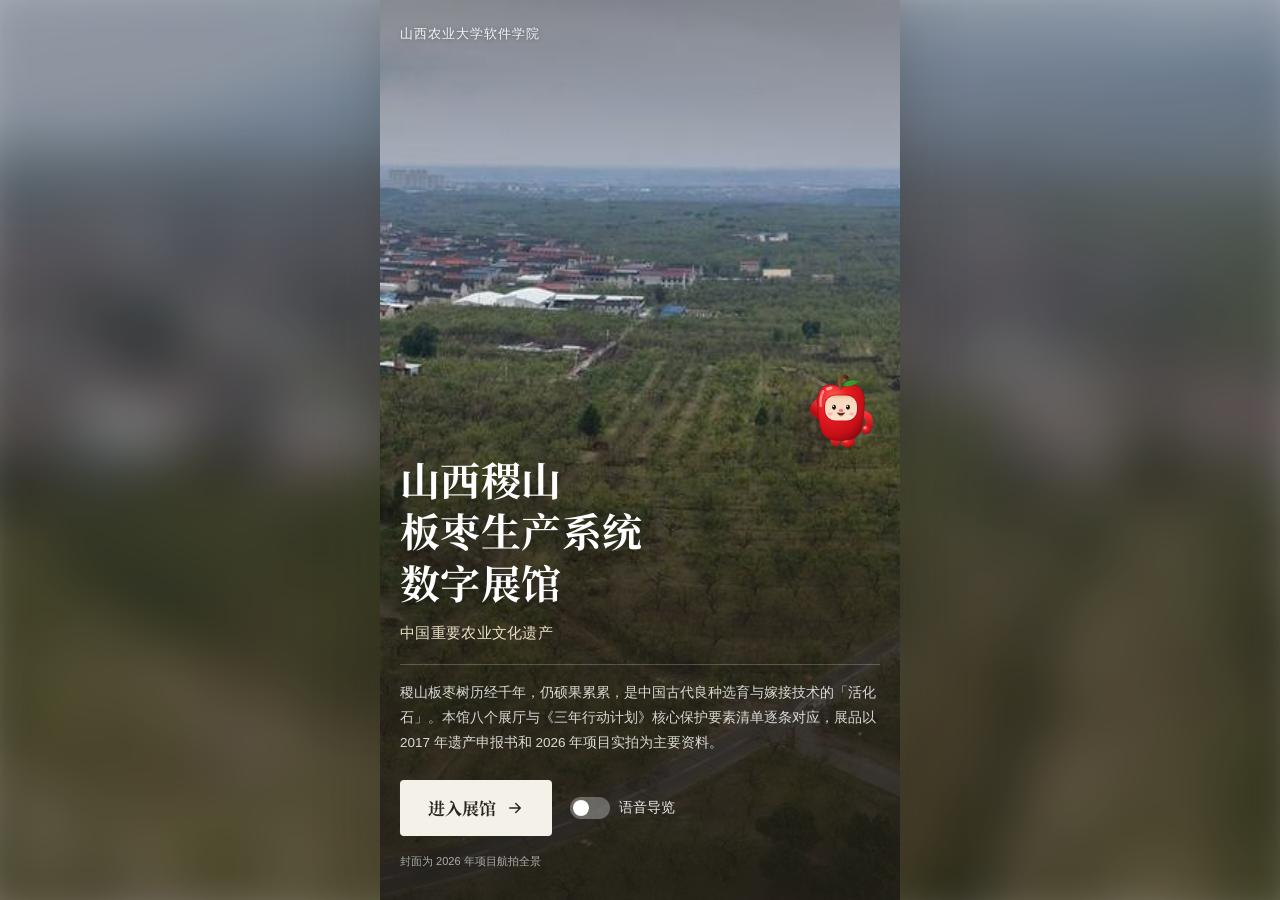
<file: index.html>
<!doctype html>
<html lang="zh-CN">
<head>
<meta charset="utf-8">
<meta name="viewport" content="width=device-width, initial-scale=1, viewport-fit=cover">
<meta name="theme-color" content="#EEEEE9">
<meta name="description" content="山西稷山板枣生产系统（中国重要农业文化遗产）手机数字展馆：依据 2017 年遗产申报书编排，设序厅和八个展厅。">
<title>稷山板枣数字馆</title>
<link rel="stylesheet" href="app.css?v=20261119-6">
</head>
<body>
<div style="display:none" aria-hidden="true"><img src="assets/share.jpg" alt=""></div>
<div id="app"><noscript><p style="padding:24px">请在浏览器中开启 JavaScript 后访问本数字馆。</p></noscript></div>
<script src="data.js?v=20261119-6"></script>
<script src="media.js?v=20261119-6"></script>
<script src="app.js?v=20261119-6"></script>
</body>
</html>
</file>
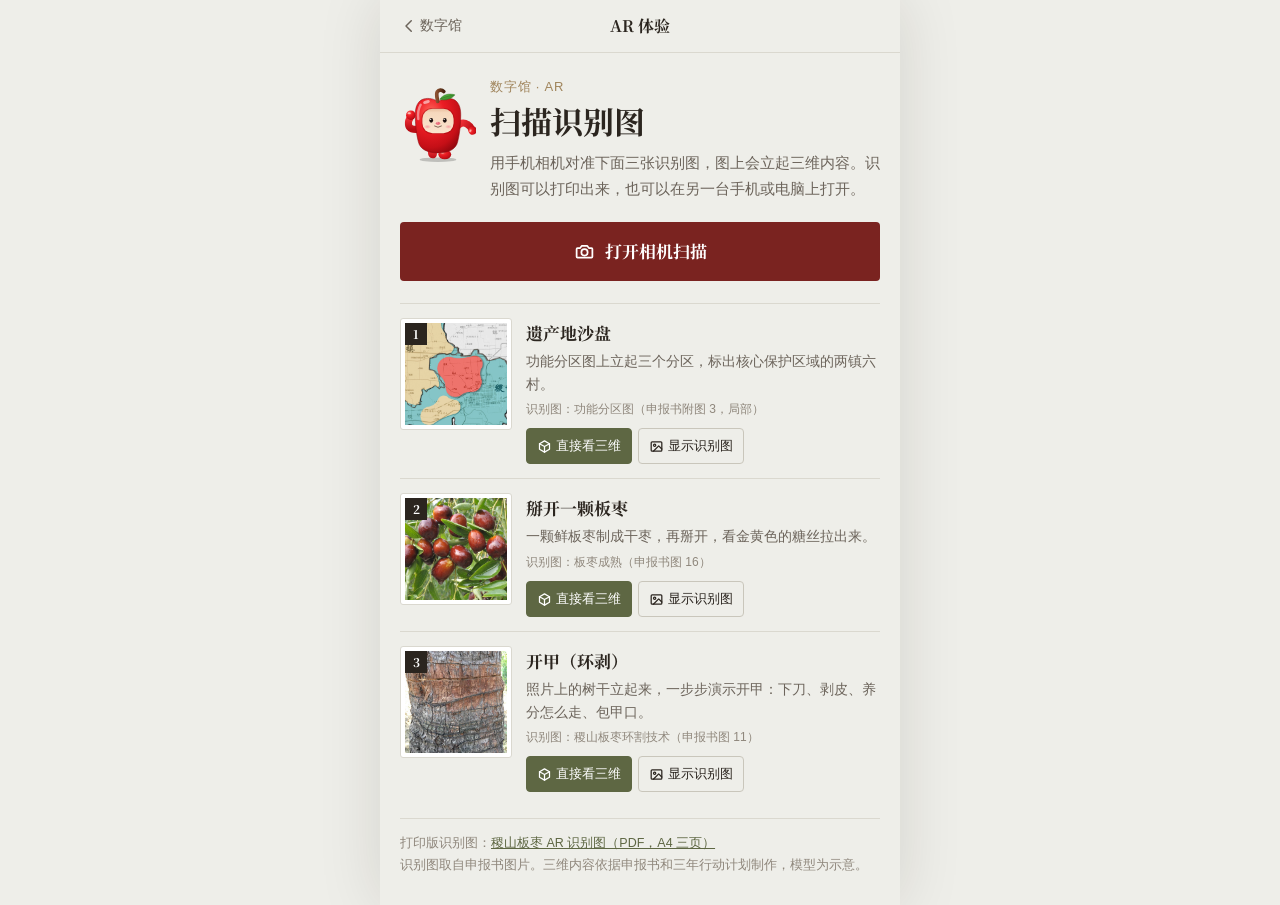
<file: ar.html>
<!doctype html>
<html lang="zh-CN">
<head>
<meta charset="utf-8">
<meta name="viewport" content="width=device-width, initial-scale=1, viewport-fit=cover">
<meta name="theme-color" content="#EEEEE9">
<meta name="description" content="山西稷山板枣生产系统数字馆的 AR 体验：扫描申报书中的功能分区图、板枣成熟和环割技术三张图片，图上立起遗产地沙盘、板枣糖丝和开甲七步演示。">
<title>AR 体验 · 稷山板枣数字馆</title>
<link rel="stylesheet" href="ar.css?v=20261119-6">
</head>
<body>
<div id="ar"><noscript><p style="padding:24px">请在浏览器中开启 JavaScript 后访问。</p></noscript></div>
<script src="ar.js?v=20261119-6"></script>
</body>
</html>
</file>
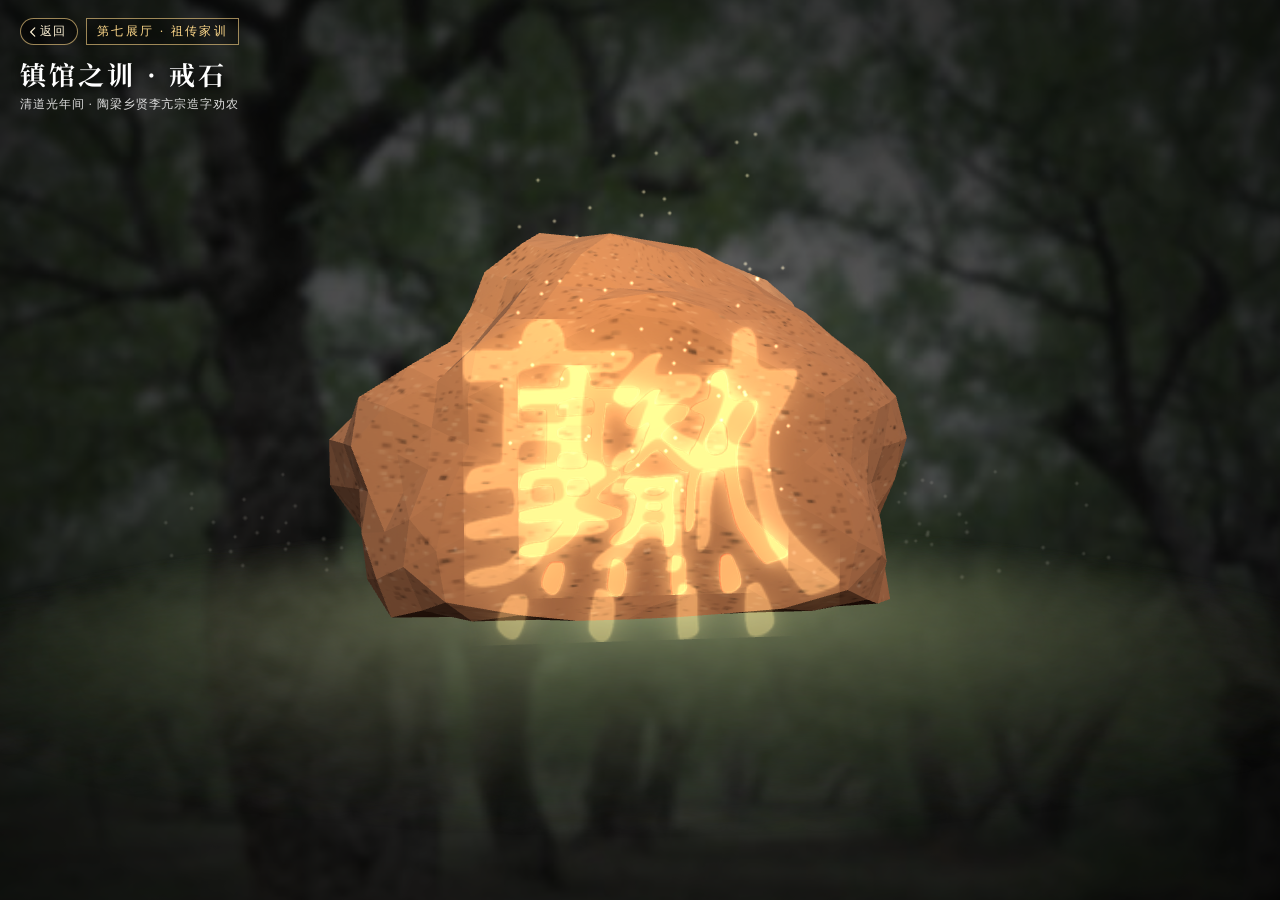
<file: zx-jiaxun.html>
<!doctype html>
<html lang="zh-CN">
<head>
<meta charset="utf-8">
<meta name="viewport" content="width=device-width, initial-scale=1, viewport-fit=cover">
<meta name="theme-color" content="#0c0806">
<meta name="description" content="稷山板枣数字馆三维展项：镇馆之训「戒石」——清道光年间陶梁乡贤李亢宗造字劝农，另列家风要义与六村家训一村一档。">
<title>祖传家训 · 稷山板枣数字馆</title>
<style>
@font-face{font-family:'JSSerif';src:url('assets/font/title.woff2') format('woff2');font-weight:700;font-display:swap}
:root{--gold:#ffd98a;--ink:#2a1a10;--paper:#efe2c4;--serif:'JSSerif',"Songti SC","STSong","Noto Serif SC","Noto Serif CJK SC","SimSun",serif}
*{box-sizing:border-box;margin:0;padding:0;-webkit-tap-highlight-color:transparent}
html,body{height:100%;overflow:hidden;background:#0c0806;color:#fff;font-family:"Songti SC","STSong","Noto Serif SC","Noto Serif CJK SC","SimSun",serif;-webkit-user-select:none;user-select:none}
.kai{font-family:"STKaiti","KaiTi","Kaiti SC","楷体","BiauKai","Songti SC",serif}
#bg{position:fixed;inset:0;background:#1a120a url(assets/zx/bg-jiaxun.jpg) center/cover;filter:brightness(.35) saturate(.7);transform:scale(1.1)}
#bg:after{content:"";position:absolute;inset:0;background:radial-gradient(ellipse at 50% 45%,transparent 20%,rgba(0,0,0,.85) 100%)}
canvas#c{position:fixed;inset:0;width:100%;height:100%;display:block}
canvas#c[hidden]{display:none}
.head{position:fixed;left:0;right:0;top:0;padding:calc(env(safe-area-inset-top) + 18px) max(20px,env(safe-area-inset-right)) 0 max(20px,env(safe-area-inset-left));pointer-events:none;transition:opacity .6s}
.tag{display:inline-block;vertical-align:top;font-size:12px;letter-spacing:.2em;padding:4px 10px;border:1px solid rgba(255,217,138,.6);color:var(--gold);background:rgba(0,0,0,.3)}
.zback{pointer-events:auto;position:relative;display:inline-flex;align-items:center;vertical-align:top;margin-right:8px;font-size:12px;letter-spacing:.12em;padding:4px 10px 4px 5px;border:1px solid rgba(255,217,138,.6);border-radius:14px;color:#fff3d6;background:rgba(0,0,0,.45);text-decoration:none}
.zback svg{width:14px;height:14px;flex:none}
.zback::after{content:"";position:absolute;inset:-10px -6px}
.zback:focus-visible{outline:2px solid var(--gold);outline-offset:2px}
.head h1{margin-top:10px;font-family:var(--serif);font-size:26px;letter-spacing:.12em;text-shadow:0 2px 10px #000}
.head p{font-size:12px;margin-top:4px;letter-spacing:.08em;opacity:.85}
.hint{position:fixed;left:50%;bottom:calc(env(safe-area-inset-bottom) + 40px);transform:translateX(-50%);font-size:14px;letter-spacing:.12em;padding:10px 20px;border-radius:24px;border:1px solid rgba(255,217,138,.5);background:rgba(20,10,4,.6);opacity:0;transition:opacity .8s;white-space:nowrap;pointer-events:none}
.hint.on{opacity:1}
/* 立轴卷轴 */
#scrollWrap{position:fixed;inset:0;z-index:10;display:flex;align-items:safe center;justify-content:center;overflow-y:auto;padding:calc(env(safe-area-inset-top) + 18px) 16px calc(env(safe-area-inset-bottom) + 18px);pointer-events:none;opacity:0;transition:opacity .5s}
#scrollWrap.on{pointer-events:auto;opacity:1}
#scrollWrap.dim{z-index:25;background:rgba(6,4,2,.55)}
.scroll{width:min(90vw,380px);position:relative}
.rod{height:18px;border-radius:9px;margin:0 -12px;position:relative;z-index:2;background:linear-gradient(180deg,#7a4a26,#3e220f 60%,#5b3418);box-shadow:0 4px 10px rgba(0,0,0,.6)}
.rod:before,.rod:after{content:"";position:absolute;top:-3px;width:14px;height:24px;border-radius:5px;background:linear-gradient(180deg,#e5c27a,#9a7232)}
.rod:before{left:-8px}
.rod:after{right:-8px}
.paper{overflow:hidden;max-height:0;transition:max-height 2.2s cubic-bezier(.45,.05,.2,1);background:linear-gradient(90deg,rgba(0,0,0,.06),transparent 6%,transparent 94%,rgba(0,0,0,.06)),repeating-linear-gradient(0deg,rgba(120,90,50,.035) 0 2px,transparent 2px 5px),var(--paper);border-left:10px solid #8a2f22;border-right:10px solid #8a2f22;color:var(--ink);box-shadow:0 10px 40px rgba(0,0,0,.6)}
.scroll.open .paper{max-height:1400px}
@media (prefers-reduced-motion:reduce){.paper{transition:none}}
.inner{padding:22px 18px}
.ttl{text-align:center;font-size:13px;letter-spacing:.35em;color:#8a2f22}
.ttl b{display:block;font-family:var(--serif);font-size:22px;letter-spacing:.25em;color:var(--ink);margin-top:4px}
.verse{display:flex;flex-direction:row-reverse;justify-content:center;gap:22px;margin:18px 0 12px}
.col{writing-mode:vertical-rl;font-size:38px;line-height:1.15;letter-spacing:.12em;font-weight:700;color:#1d120a;padding:6px 0;border-radius:6px;transition:background .3s,color .3s,text-shadow .3s}
.col.lit{background:rgba(200,140,40,.18);color:#7a1a10;text-shadow:0 0 12px rgba(255,190,80,.6)}
.q{width:1.25em;height:1.08em;object-fit:contain;vertical-align:middle;display:inline-block;margin:.03em 0}
.seal{position:absolute;right:26px;top:58px;width:44px;height:44px;border:2px solid #b2271c;color:#b2271c;font-size:12px;line-height:1.1;display:flex;align-items:center;justify-content:center;text-align:center;letter-spacing:.05em;border-radius:4px;transform:rotate(-6deg);opacity:.85}
.py{text-align:center;font-size:12px;color:#7a5a3a;letter-spacing:.12em}
.py .q{width:1.5em;height:1.3em}
.sec{margin-top:14px;padding-top:12px;border-top:1px dashed rgba(60,35,15,.3)}
.sec h4{font-size:14px;letter-spacing:.2em;color:#8a2f22;margin-bottom:6px}
.sec p{font-size:14px;line-height:1.85;text-align:justify}
.src{margin-top:10px;font-size:11px;color:#7a5a3a;letter-spacing:.05em}
.photo{display:flex;gap:10px;align-items:center;margin-top:12px;font-size:12px;color:#5a3d22;line-height:1.6}
.photo img{width:84px;height:84px;flex:none;object-fit:cover;border-radius:4px;border:1px solid rgba(60,35,15,.3)}
.photo small{font-size:11px;color:#7a5a3a}
.btns{display:flex;gap:10px;margin-top:16px}
.btns button{flex:1;height:44px;border-radius:22px;font-family:inherit;font-size:15px;letter-spacing:.12em;cursor:pointer}
.btns button:focus-visible{outline:2px solid #8a2f22;outline-offset:2px}
.b1{border:none;color:#fff4dc;background:linear-gradient(180deg,#a83a2a,#7a2116);box-shadow:0 4px 12px rgba(120,30,20,.35)}
.b2{border:1px solid rgba(60,35,15,.45);background:transparent;color:var(--ink)}
.b1 i{font-style:normal;margin-right:6px}
.ttsnote{margin-top:8px;font-size:11px;color:#8a6a48;text-align:center;line-height:1.6}
/* 各村家训 */
#list{position:fixed;inset:0;z-index:20;overflow-y:auto;padding:calc(env(safe-area-inset-top) + 20px) max(18px,env(safe-area-inset-right)) calc(env(safe-area-inset-bottom) + 24px) max(18px,env(safe-area-inset-left));background:radial-gradient(ellipse at 50% 0,rgba(110,60,25,.35),transparent 60%),#120b07;transform:translateY(100%);visibility:hidden;transition:transform .5s cubic-bezier(.3,1,.4,1),visibility 0s .5s}
#list.on{transform:none;visibility:visible;transition:transform .5s cubic-bezier(.3,1,.4,1)}
#list>*{max-width:720px;margin-left:auto;margin-right:auto}
#list h2{font-family:var(--serif);font-size:22px;letter-spacing:.15em;margin-top:10px;margin-bottom:4px}
#list .sub{font-size:12px;opacity:.65;margin-bottom:14px;line-height:1.6}
.grp{margin-top:18px;margin-bottom:8px;font-size:13px;letter-spacing:.2em;color:var(--gold)}
.grid{display:grid;grid-template-columns:1fr 1fr;gap:10px}
.item{position:relative;display:block;width:100%;text-align:left;font:inherit;border-radius:10px;padding:14px 12px;min-height:96px;background:linear-gradient(160deg,#f1e4c6,#dcc79e);color:var(--ink);border:0;border-left:6px solid #8a2f22;box-shadow:0 6px 18px rgba(0,0,0,.4);cursor:pointer}
button.item:focus-visible{outline:2px solid var(--gold);outline-offset:2px}
.item b{display:block;font-size:12px;letter-spacing:.15em;color:#8a2f22}
.item .t{margin-top:6px;font-size:17px;font-weight:700;letter-spacing:.08em;line-height:1.45}
.item .s{margin-top:6px;font-size:11px;color:#6a4a2a}
.item.todo{background:rgba(255,255,255,.04);border:1px dashed rgba(255,217,138,.35);border-left:6px solid rgba(138,47,34,.5);color:rgba(255,240,215,.7);box-shadow:none;cursor:default}
button.item.todo{cursor:pointer}
.item.todo b{color:rgba(255,217,138,.7)}
.item.todo .t{font-size:14px;font-weight:400}
.item.todo .s{color:rgba(255,240,215,.5)}
.backrow{position:sticky;top:0;z-index:2}
.back{display:inline-block;padding:8px 16px;border-radius:18px;border:1px solid rgba(255,217,138,.55);color:var(--gold);background:rgba(18,11,7,.85);font-family:inherit;font-size:14px;letter-spacing:.1em;cursor:pointer}
.back:focus-visible{outline:2px solid #fff3d6;outline-offset:2px}
@media (max-width:340px){.grid{grid-template-columns:1fr}}
</style>
</head>
<body data-zx="jiaxun">
<div id="bg"></div><canvas id="c"></canvas>
<div class="head" id="head"><a class="zback" href="./#hall7" aria-label="返回第七展厅"><svg viewBox="0 0 24 24" fill="none" stroke="currentColor" stroke-width="2" stroke-linecap="round" stroke-linejoin="round" aria-hidden="true"><path d="M15 5l-7 7 7 7"/></svg>返回</a><span class="tag">第七展厅 · 祖传家训</span><h1>镇馆之训 · 戒石</h1><p>清道光年间 · 陶梁乡贤李亢宗造字劝农</p></div>
<div class="hint" id="hint">点击戒石 · 展开训文</div>
<div id="scrollWrap"><div class="scroll" id="scroll"><div class="rod"></div><div class="paper"><div class="inner" id="inner"></div></div><div class="rod"></div></div></div>
<div id="list">
<div class="backrow"><button class="back" id="back">← 返回戒石</button></div>
<h2>各村祖传家训</h2>
<div class="sub">按核心保护区域 6 个行政村“一村一档”。点击卡片展开卷轴、聆听诵读。<br>标“待收集”的村，家训原文、出处与诵读录音正在整理中。</div>
<div class="grp">— 已收录 —</div><div class="grid" id="gridA"></div>
<div class="grp">— 家风要义（据《三年行动计划》归纳） —</div><div class="grid" id="gridB"></div>
<div class="grp">— 六村家训 · 一村一档 —</div><div class="grid" id="gridC"></div>
</div>
<script src="zx.js?v=20261119-6"></script>
</body>
</html>
</file>
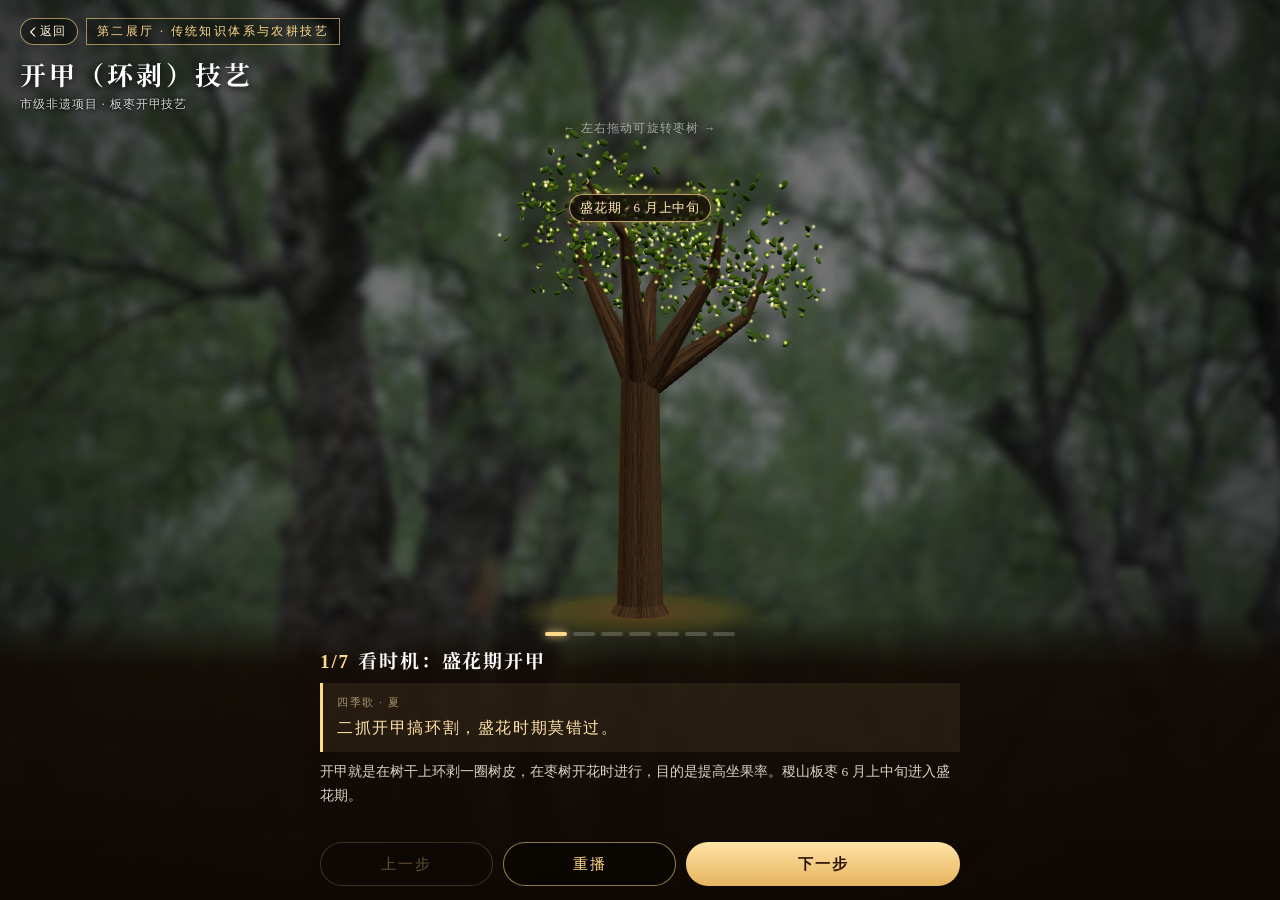
<file: zx-kaijia.html>
<!doctype html>
<html lang="zh-CN">
<head>
<meta charset="utf-8">
<meta name="viewport" content="width=device-width, initial-scale=1, viewport-fit=cover">
<meta name="theme-color" content="#0d0a07">
<meta name="description" content="稷山板枣数字馆三维展项：整棵枣树三维演示开甲（环剥）七步，口诀出自申报书附件《四季歌》。">
<title>开甲（环剥）技艺 · 稷山板枣数字馆</title>
<style>
@font-face{font-family:'JSSerif';src:url('assets/font/title.woff2') format('woff2');font-weight:700;font-display:swap}
:root{--gold:#ffd98a;--ink:#2a1206;--serif:'JSSerif',"Songti SC","STSong","Noto Serif SC","Noto Serif CJK SC","SimSun",serif}
*{box-sizing:border-box;margin:0;padding:0;-webkit-tap-highlight-color:transparent}
html,body{height:100%;overflow:hidden;background:#0d0a07;color:#fff;font-family:"Songti SC","STSong","Noto Serif SC","Noto Serif CJK SC","SimSun",serif;-webkit-user-select:none;user-select:none;touch-action:none}
#bg{position:fixed;inset:0;background:#1a120a url(assets/zx/bg-kaijia.jpg) center/cover;filter:brightness(.45) saturate(.8);transform:scale(1.08)}
#bg:after{content:"";position:absolute;inset:0;background:radial-gradient(ellipse at 50% 40%,transparent 30%,rgba(0,0,0,.75) 100%)}
canvas#c{position:fixed;inset:0;width:100%;height:100%;display:block}
.head{position:fixed;left:0;right:0;top:0;padding:calc(env(safe-area-inset-top) + 18px) max(20px,env(safe-area-inset-right)) 0 max(20px,env(safe-area-inset-left));pointer-events:none}
.tag{display:inline-block;vertical-align:top;font-size:12px;letter-spacing:.2em;padding:4px 10px;border:1px solid rgba(255,217,138,.6);color:var(--gold);background:rgba(0,0,0,.3)}
.zback{pointer-events:auto;position:relative;display:inline-flex;align-items:center;vertical-align:top;margin-right:8px;font-size:12px;letter-spacing:.12em;padding:4px 10px 4px 5px;border:1px solid rgba(255,217,138,.6);border-radius:14px;color:#fff3d6;background:rgba(0,0,0,.45);text-decoration:none}
.zback svg{width:14px;height:14px;flex:none}
.zback::after{content:"";position:absolute;inset:-10px -6px}
.zback:focus-visible{outline:2px solid var(--gold);outline-offset:2px}
.head h1{margin-top:10px;font-family:var(--serif);font-size:26px;letter-spacing:.12em;text-shadow:0 2px 10px #000}
.head p{font-size:12px;opacity:.8;margin-top:4px;letter-spacing:.08em;text-shadow:0 1px 4px #000,0 0 2px #000}
/* 3D 标注 */
.lbl{position:fixed;left:0;top:0;pointer-events:none;white-space:nowrap;font-size:13px;letter-spacing:.06em;padding:4px 10px;border-radius:14px;background:rgba(20,10,4,.72);border:1px solid rgba(255,217,138,.7);color:#ffe9bd;box-shadow:0 0 12px rgba(255,200,110,.35);opacity:0;transition:opacity .4s;transform:translate(-50%,-50%)}
.lbl.on{opacity:1}
.lbl.blue{border-color:#8fd3ff;color:#d8f1ff;box-shadow:0 0 12px rgba(120,200,255,.4)}
/* 底部讲解卡 */
#sheet{position:fixed;left:0;right:0;bottom:0;padding:16px max(18px,env(safe-area-inset-right)) calc(env(safe-area-inset-bottom) + 14px) max(18px,env(safe-area-inset-left));background:linear-gradient(to bottom,rgba(18,10,4,0),rgba(18,10,4,.88) 18%,rgba(14,8,3,.96))}
#sheet>*{max-width:640px;margin-left:auto;margin-right:auto}
.dots{display:flex;gap:6px;justify-content:center;margin-bottom:10px}
.dots b{width:22px;height:4px;border-radius:2px;background:rgba(255,255,255,.2);transition:background .3s}
.dots b.on{background:var(--gold);box-shadow:0 0 8px var(--gold)}
.stitle{font-family:var(--serif);font-size:19px;font-weight:700;letter-spacing:.1em}
.stitle span{color:var(--gold);margin-right:8px;font-family:Georgia,serif}
.verse{margin-top:10px;margin-bottom:8px;padding:10px 14px;border-left:3px solid var(--gold);background:rgba(255,217,138,.08);color:#ffe2a6;font-size:16px;line-height:1.75;letter-spacing:.1em}
.verse small{display:block;font-size:11px;color:rgba(255,226,166,.6);letter-spacing:.15em;margin-bottom:2px}
.desc{font-size:13.5px;line-height:1.75;color:rgba(255,245,230,.85);min-height:70px}
.ctrl{display:flex;gap:10px;margin-top:12px}
.ctrl button{flex:1;height:44px;border-radius:22px;font-family:inherit;font-size:15px;letter-spacing:.12em;border:1px solid rgba(255,217,138,.55);background:rgba(0,0,0,.35);color:var(--gold);cursor:pointer}
.ctrl button.main{flex:1.6;border:none;color:var(--ink);background:linear-gradient(180deg,#ffe3a6,#e6b45f);font-weight:700}
.ctrl button:disabled{opacity:.35;cursor:default}
.ctrl button:focus-visible{outline:2px solid #fff3d6;outline-offset:2px}
.srcn{margin-top:10px;font-size:11px;line-height:1.6;color:rgba(255,226,166,.55);letter-spacing:.04em}
#photo{position:fixed;left:max(14px,env(safe-area-inset-left));top:calc(env(safe-area-inset-top) + 150px);width:122px;padding:6px;border-radius:8px;background:rgba(20,10,4,.8);border:1px solid rgba(255,217,138,.6);font-size:11px;line-height:1.5;color:#f3e3c4;text-align:center;opacity:0;transform:translateX(-20px);transition:all .5s;pointer-events:none}
#photo.on{opacity:1;transform:none}
#photo img{width:100%;border-radius:4px;display:block;margin-bottom:4px}
.drag{position:fixed;left:50%;top:calc(env(safe-area-inset-top) + 120px);transform:translateX(-50%);font-size:12px;opacity:.55;letter-spacing:.1em;pointer-events:none;transition:opacity 1s;white-space:nowrap}
.nogl{position:fixed;inset:0;z-index:50;display:grid;place-content:center;gap:6px;padding:24px;text-align:center;background:#0d0a07;color:#f3e3c4;font-size:15px;line-height:1.8}
</style>
</head>
<body data-zx="kaijia">
<div id="bg"></div><canvas id="c"></canvas>
<div class="head"><a class="zback" href="./#hall2" aria-label="返回第二展厅"><svg viewBox="0 0 24 24" fill="none" stroke="currentColor" stroke-width="2" stroke-linecap="round" stroke-linejoin="round" aria-hidden="true"><path d="M15 5l-7 7 7 7"/></svg>返回</a><span class="tag">第二展厅 · 传统知识体系与农耕技艺</span><h1>开甲（环剥）技艺</h1><p>市级非遗项目 · 板枣开甲技艺</p></div>
<div class="drag" id="drag">← 左右拖动可旋转枣树 →</div>
<div id="photo"><img src="assets/img/SB-02.jpg" alt="古板枣树干上的环割痕迹">古板枣树干上的<br>环割痕迹（申报书图 2-1）</div>
<div id="labels"></div>
<div id="sheet"><div class="dots" id="dots"></div><div class="stitle" id="stitle"></div><div class="verse" id="verse"></div><div class="desc" id="desc"></div><div class="ctrl"><button id="prev">上一步</button><button id="replay">重播</button><button class="main" id="next">下一步</button></div><p class="srcn" id="srcn" hidden>口诀出自申报书附件三《四季歌》，另据附件五全年物候历和申报书正文；树干剖面为示意。</p></div>
<script src="zx.js?v=20261119-6"></script>
</body>
</html>
</file>
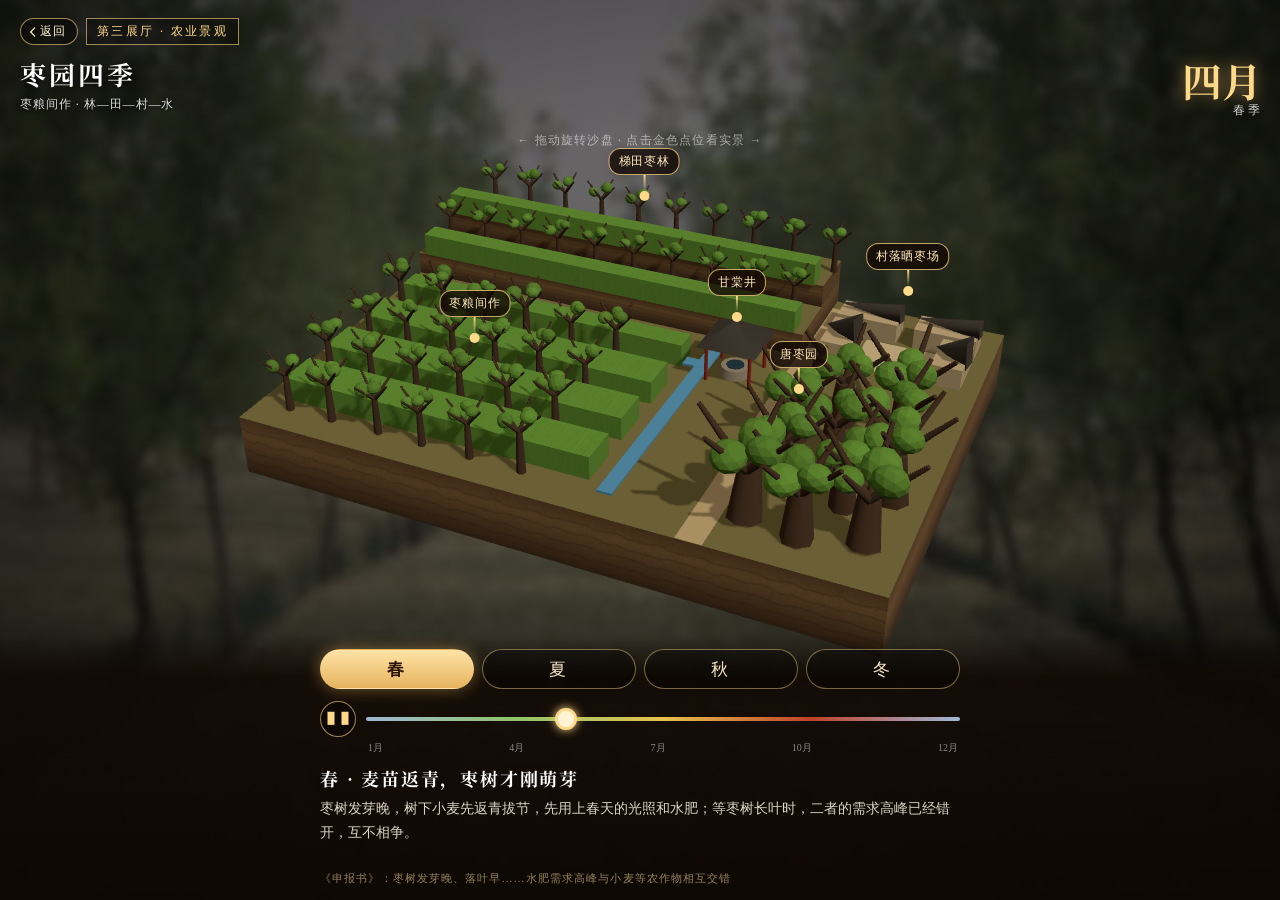
<file: zx-siji.html>
<!doctype html>
<html lang="zh-CN">
<head>
<meta charset="utf-8">
<meta name="viewport" content="width=device-width, initial-scale=1, viewport-fit=cover">
<meta name="theme-color" content="#0d0a07">
<meta name="description" content="稷山板枣数字馆三维展项：三维沙盘演示枣粮间作的春夏秋冬，点位配申报书图片和 2026 年项目实拍。">
<title>枣园四季沙盘 · 稷山板枣数字馆</title>
<style>
@font-face{font-family:'JSSerif';src:url('assets/font/title.woff2') format('woff2');font-weight:700;font-display:swap}
:root{--gold:#ffd98a;--ink:#2a1206;--serif:'JSSerif',"Songti SC","STSong","Noto Serif SC","Noto Serif CJK SC","SimSun",serif}
*{box-sizing:border-box;margin:0;padding:0;-webkit-tap-highlight-color:transparent}
html,body{height:100%;overflow:hidden;background:#0d0a07;color:#fff;font-family:"Songti SC","STSong","Noto Serif SC","Noto Serif CJK SC","SimSun",serif;-webkit-user-select:none;user-select:none;touch-action:none}
#bg{position:fixed;inset:0;background:#1a120a url(assets/zx/bg-siji.jpg) center/cover;filter:brightness(.42) saturate(.75);transform:scale(1.1);transition:filter 1.2s}
#bg:after{content:"";position:absolute;inset:0;background:radial-gradient(ellipse at 50% 40%,transparent 25%,rgba(0,0,0,.8) 100%)}
canvas#c{position:fixed;inset:0;width:100%;height:100%;display:block}
.head{position:fixed;left:0;right:0;top:0;padding:calc(env(safe-area-inset-top) + 18px) max(20px,env(safe-area-inset-right)) 0 max(20px,env(safe-area-inset-left));pointer-events:none}
.tag{display:inline-block;vertical-align:top;font-size:12px;letter-spacing:.2em;padding:4px 10px;border:1px solid rgba(255,217,138,.6);color:var(--gold);background:rgba(0,0,0,.3)}
.zback{pointer-events:auto;position:relative;display:inline-flex;align-items:center;vertical-align:top;margin-right:8px;font-size:12px;letter-spacing:.12em;padding:4px 10px 4px 5px;border:1px solid rgba(255,217,138,.6);border-radius:14px;color:#fff3d6;background:rgba(0,0,0,.45);text-decoration:none}
.zback svg{width:14px;height:14px;flex:none}
.zback::after{content:"";position:absolute;inset:-10px -6px}
.zback:focus-visible{outline:2px solid var(--gold);outline-offset:2px}
.head h1{margin-top:10px;font-family:var(--serif);font-size:26px;letter-spacing:.12em;text-shadow:0 2px 10px #000}
.head p{font-size:12px;margin-top:4px;letter-spacing:.08em;opacity:.85;text-shadow:0 1px 4px #000}
#month{position:fixed;right:max(18px,env(safe-area-inset-right));top:calc(env(safe-area-inset-top) + 60px);text-align:right;pointer-events:none}
#month b{display:block;font-family:var(--serif);font-size:40px;line-height:1;color:var(--gold);text-shadow:0 0 16px rgba(255,200,110,.6)}
#month span{font-size:12px;letter-spacing:.2em;opacity:.8}
/* 沙盘上的点位 */
.pin{position:fixed;left:0;top:0;transform:translate(-50%,-100%);display:flex;flex-direction:column;align-items:center;cursor:pointer;transition:opacity .3s;background:none;border:0;padding:0;font:inherit;color:inherit}
.pin span{white-space:nowrap;font-size:12px;letter-spacing:.06em;padding:4px 9px;border-radius:12px;background:rgba(20,10,4,.78);border:1px solid rgba(255,217,138,.75);color:#ffe9bd}
.pin i{width:2px;height:16px;background:linear-gradient(var(--gold),transparent)}
.pin em{width:10px;height:10px;border-radius:50%;background:var(--gold);box-shadow:0 0 0 0 rgba(255,217,138,.7);animation:ping 1.8s infinite}
.pin:focus-visible span{outline:2px solid #fff3d6;outline-offset:2px}
@keyframes ping{0%{box-shadow:0 0 0 0 rgba(255,217,138,.7)}100%{box-shadow:0 0 0 14px rgba(255,217,138,0)}}
@media (prefers-reduced-motion:reduce){.pin em{animation:none}}
.pin.hide{opacity:0;pointer-events:none}
/* 底部四季面板 */
#sheet{position:fixed;left:0;right:0;bottom:0;padding:14px max(18px,env(safe-area-inset-right)) calc(env(safe-area-inset-bottom) + 14px) max(18px,env(safe-area-inset-left));background:linear-gradient(to bottom,rgba(18,10,4,0),rgba(18,10,4,.9) 16%,rgba(14,8,3,.97))}
#sheet>*{max-width:640px;margin-left:auto;margin-right:auto}
.seasons{display:flex;gap:8px}
.seasons button{flex:1;height:40px;border-radius:20px;font-family:inherit;font-size:17px;letter-spacing:.2em;border:1px solid rgba(255,217,138,.45);background:rgba(0,0,0,.35);color:#f3e3c4;transition:all .3s;cursor:pointer}
.seasons button.on{border-color:transparent;color:var(--ink);background:linear-gradient(180deg,#ffe3a6,#e6b45f);font-weight:700;box-shadow:0 0 16px rgba(255,200,110,.4)}
.seasons button:focus-visible,#play:focus-visible{outline:2px solid #fff3d6;outline-offset:2px}
.bar{display:flex;align-items:center;gap:10px;margin-top:12px;margin-bottom:4px}
#play{width:36px;height:36px;flex:none;border-radius:50%;border:1px solid rgba(255,217,138,.6);background:rgba(0,0,0,.35);color:var(--gold);font-size:14px;cursor:pointer}
input[type=range]{flex:1;min-width:0;-webkit-appearance:none;appearance:none;height:4px;border-radius:2px;background:linear-gradient(90deg,#9fb8d6 0%,#8fc46a 25%,#e7c24e 50%,#c0412b 75%,#9fb8d6 100%);outline:none}
input[type=range]::-webkit-slider-thumb{-webkit-appearance:none;width:22px;height:22px;border-radius:50%;background:#fff3d6;border:3px solid var(--gold);box-shadow:0 0 10px var(--gold)}
input[type=range]::-moz-range-thumb{width:18px;height:18px;border-radius:50%;background:#fff3d6;border:3px solid var(--gold)}
input[type=range]:focus-visible{outline:2px solid #fff3d6;outline-offset:6px}
.months{display:flex;justify-content:space-between;font-size:10px;opacity:.5;padding:0 2px 0 48px}
.stitle{margin-top:10px;font-family:var(--serif);font-size:18px;font-weight:700;letter-spacing:.1em}
.desc{margin-top:6px;font-size:13.5px;line-height:1.75;color:rgba(255,245,230,.86);min-height:72px}
.src{font-size:11px;color:rgba(255,226,166,.55);margin-top:2px;letter-spacing:.1em}
/* 点位详情卡 */
#card{position:fixed;inset:0;z-index:30;display:flex;align-items:safe center;justify-content:center;overflow-y:auto;padding:24px;background:rgba(8,5,2,.6);backdrop-filter:blur(4px);-webkit-backdrop-filter:blur(4px);opacity:0;pointer-events:none;transition:opacity .35s}
#card.on{opacity:1;pointer-events:auto}
.cbox{width:min(88vw,380px);border-radius:14px;overflow:hidden;background:#1d130b;border:1px solid rgba(255,217,138,.5);box-shadow:0 0 40px rgba(255,200,110,.25),0 20px 50px rgba(0,0,0,.6);transform:translateY(30px) scale(.94);transition:transform .45s cubic-bezier(.2,1.3,.4,1)}
#card.on .cbox{transform:none}
.cbox img{width:100%;height:auto;max-height:44vh;object-fit:cover;display:block;background:#2a1d12}
.cbody{padding:16px 18px 18px}
.cbody h3{font-family:var(--serif);font-size:20px;letter-spacing:.12em;color:var(--gold)}
.cbody p{margin-top:8px;font-size:14px;line-height:1.8;color:#f3e6cf}
.cbody small{display:block;margin-top:10px;font-size:11px;opacity:.55;letter-spacing:.08em}
.cbody small+small{margin-top:2px}
.cclose{margin-top:14px;width:100%;height:42px;border-radius:21px;border:1px solid rgba(255,217,138,.55);background:transparent;color:var(--gold);font-family:inherit;font-size:15px;letter-spacing:.15em;cursor:pointer}
.cclose:focus-visible{outline:2px solid #fff3d6;outline-offset:2px}
.drag{position:fixed;left:50%;top:calc(env(safe-area-inset-top) + 132px);transform:translateX(-50%);font-size:12px;opacity:.55;letter-spacing:.1em;pointer-events:none;transition:opacity 1s;white-space:nowrap}
.nogl{position:fixed;inset:0;z-index:50;display:grid;place-content:center;gap:6px;padding:24px;text-align:center;background:#0d0a07;color:#f3e3c4;font-size:15px;line-height:1.8}
</style>
</head>
<body data-zx="siji">
<div id="bg"></div><canvas id="c"></canvas>
<div class="head"><a class="zback" href="./#hall3" aria-label="返回第三展厅"><svg viewBox="0 0 24 24" fill="none" stroke="currentColor" stroke-width="2" stroke-linecap="round" stroke-linejoin="round" aria-hidden="true"><path d="M15 5l-7 7 7 7"/></svg>返回</a><span class="tag">第三展厅 · 农业景观</span><h1>枣园四季</h1><p>枣粮间作 · 林—田—村—水</p></div>
<div id="month"><b id="mNum">四月</b><span id="mSea">春季</span></div>
<div class="drag" id="drag">← 拖动旋转沙盘 · 点击金色点位看实景 →</div>
<div id="pins"></div>
<div id="sheet"><div class="seasons" id="seasons"><button data-m="3.6">春</button><button data-m="5.4">夏</button><button data-m="8.6">秋</button><button data-m="0.6">冬</button></div><div class="bar"><button id="play" aria-label="暂停">❚❚</button><input type="range" id="slider" min="0" max="11.99" step="0.01" value="3.6" aria-label="月份"></div><div class="months" aria-hidden="true"><span>1月</span><span>4月</span><span>7月</span><span>10月</span><span>12月</span></div><div class="stitle" id="stitle"></div><div class="desc" id="desc"></div><div class="src" id="src"></div></div>
<div id="card" role="dialog" aria-modal="true" aria-labelledby="ct"><div class="cbox"><img id="cimg" alt=""><div class="cbody"><h3 id="ct"></h3><p id="cp"></p><small id="cs"></small><small id="cph"></small><button class="cclose" id="cclose">返回沙盘</button></div></div></div>
<script src="zx.js?v=20261119-6"></script>
</body>
</html>
</file>
<file: app.css>
/* 山西稷山板枣生产系统 H5 数字展馆
   颜色取自 2026 年 10 月枣园实拍：阴天的灰白天光作底，枣林的灰绿、黄土步道、老树皮作辅色，
   干板枣的深枣红只用在印章和主要按钮上。全站固定浅色，与照片的自然光一致。 */
@font-face { font-family: 'JSSerif'; src: url('assets/font/title.woff2') format('woff2'); font-weight: 700; font-display: swap; }

:root {
  --bg: #EEEEE9;        /* 阴天天光 */
  --paper: #F8F8F4;     /* 纸面 */
  --ink: #2B251F;       /* 老树皮 */
  --ink2: #6C645B;      /* 树皮灰 */
  --ink3: #8F877C;
  --line: #DAD8CF;
  --leaf: #5E6743;      /* 枣林灰绿 */
  --leaf-soft: #E3E5D8;
  --loess: #A0855C;     /* 黄土步道 */
  --zao: #7A2320;       /* 干枣红 */
  --seal: #A8322A;      /* 朱印 */
  --serif: 'JSSerif', 'Songti SC', 'STSong', 'Noto Serif CJK SC', 'Source Han Serif SC', serif;
  --sans: -apple-system, 'PingFang SC', 'Hiragino Sans GB', 'Noto Sans CJK SC', 'Microsoft YaHei', sans-serif;
  --top: env(safe-area-inset-top, 0px); --bot: env(safe-area-inset-bottom, 0px);
  --gl: max(20px, env(safe-area-inset-left, 0px)); --gr: max(20px, env(safe-area-inset-right, 0px));
  color-scheme: light;
}

* { box-sizing: border-box; }
[hidden] { display: none !important; }
html { -webkit-text-size-adjust: 100%; }
body { margin: 0; background: var(--bg); color: var(--ink); font: 15px/1.8 var(--sans); -webkit-tap-highlight-color: transparent; overflow-x: hidden; }
img { max-width: 100%; display: block; }
button { font: inherit; color: inherit; background: none; border: 0; padding: 0; cursor: pointer; text-align: inherit; }
a { color: var(--leaf); }
h1, h2, h3 { font-family: var(--serif); font-weight: 700; text-wrap: balance; margin: 0; line-height: 1.35; letter-spacing: .01em; }
p { margin: 0; }
:focus-visible { outline: 2px solid var(--leaf); outline-offset: 2px; }
#app { max-width: 520px; margin: 0 auto; min-height: 100vh; background: var(--bg); position: relative; }
/* 电脑上打开：两侧铺一层虚化的枣林航拍，中间是手机宽度的展馆 */
@media (min-width: 560px) {
  body::after { content: ''; position: fixed; inset: -40px; z-index: -1; background: #6f6d5c url('assets/pano/p0001.jpg') center / cover; filter: blur(28px) saturate(.8) brightness(.85); }
  body { background: transparent; }
  #app { box-shadow: 0 0 60px rgba(30, 28, 20, .25); }
}

/* ---------- 顶栏 ---------- */
.bar { position: sticky; top: 0; z-index: 30; display: flex; align-items: center; gap: 8px;
  padding: calc(var(--top) + 6px) var(--gr) 6px var(--gl); background: rgba(238, 238, 233, .92);
  -webkit-backdrop-filter: blur(10px); backdrop-filter: blur(10px); border-bottom: 1px solid var(--line); }
.bar .back { text-decoration: none; display: flex; align-items: center; gap: 2px; font-size: 14px; color: var(--ink2); min-height: 40px; min-width: 64px; }
.bar .back svg { width: 18px; height: 18px; }
.bar .ttl { flex: 1; min-width: 0; text-align: center; font-family: var(--serif); font-size: 16px; white-space: nowrap; overflow: hidden; text-overflow: ellipsis; }
.bar .snd { width: 40px; height: 40px; margin-left: 24px; display: grid; place-items: center; border-radius: 50%; color: var(--ink3); }
.bar .snd.on { color: var(--zao); }
.bar .snd svg { width: 20px; height: 20px; }

/* ---------- 封面 ---------- */
.cover { position: relative; min-height: 100svh; color: #fff; overflow: hidden; display: flex; flex-direction: column; background: #55543f; }
.cover .pan { position: absolute; inset: 0; overflow: hidden; }
.cover .pan img { position: absolute; top: 0; left: 0; height: 100%; width: auto; max-width: none; animation: pan 100s linear infinite alternate; }
@keyframes pan { from { transform: translateX(0); } to { transform: translateX(calc(-100% + 100vw)); } }
@media (min-width: 560px) { @keyframes pan { from { transform: translateX(0); } to { transform: translateX(calc(-100% + 520px)); } } }
.cover .veil { position: absolute; inset: 0; background: linear-gradient(180deg, rgba(40, 36, 28, .35) 0%, rgba(40, 36, 28, 0) 22%, rgba(40, 36, 28, 0) 42%, rgba(34, 30, 24, .62) 70%, rgba(30, 27, 22, .86) 100%); }
.cover .in { position: relative; flex: 1; display: flex; flex-direction: column; padding: calc(var(--top) + 22px) var(--gr) calc(var(--bot) + 28px) var(--gl); }
.cover .org { font-size: 13px; letter-spacing: .08em; opacity: .9; text-shadow: 0 1px 4px rgba(0,0,0,.35); }
.cover .grow { flex: 1; min-height: 40px; }
.cover .mzrow { width: 78px; align-self: flex-end; margin-bottom: -6px; }
.cover h1 { font-size: clamp(30px, 8.8vw, 40px); line-height: 1.28; text-shadow: 0 2px 12px rgba(0,0,0,.3); }
.cover h1 span { display: block; }
.cover .sub { font-size: 15px; margin-top: 12px; color: #EADFC8; letter-spacing: .02em; }
.cover .lead { font-size: 13.5px; line-height: 1.85; color: rgba(255,255,255,.82); margin-top: 18px; padding-top: 16px; border-top: 1px solid rgba(255,255,255,.22); }
.cover .acts { display: flex; align-items: center; gap: 18px; margin-top: 24px; flex-wrap: wrap; }
.btn-enter { text-decoration: none; display: inline-flex; align-items: center; gap: 10px; padding: 13px 28px; border-radius: 4px; background: #F4F1E9; color: var(--ink); font-family: var(--serif); font-size: 17px; }
.btn-enter svg, .btn-main svg { width: 18px; height: 18px; }
.btn-main { text-decoration: none; display: inline-flex; align-items: center; justify-content: center; gap: 10px; padding: 13px 28px; border-radius: 4px; background: var(--zao); color: #fff; font-family: var(--serif); font-size: 16px; }
.switch { display: inline-flex; align-items: center; gap: 9px; font-size: 14px; color: rgba(255,255,255,.9); min-height: 44px; }
.switch .tg { width: 40px; height: 22px; border-radius: 11px; background: rgba(255,255,255,.3); position: relative; transition: background .2s; }
.switch .tg::after { content: ''; position: absolute; top: 3px; left: 3px; width: 16px; height: 16px; border-radius: 50%; background: #fff; transition: transform .2s; }
.switch[aria-checked="true"] .tg { background: var(--seal); }
.switch[aria-checked="true"] .tg::after { transform: translateX(18px); }

/* ---------- 通用版式 ---------- */
.page { padding-bottom: calc(var(--bot) + 100px); }
.wrap { padding-left: var(--gl); padding-right: var(--gr); }
.sec { padding-top: 44px; }
.sec > h2 { font-size: 21px; }
.sec .lede { color: var(--ink2); font-size: 13.5px; margin-top: 4px; line-height: 1.7; }
.sec .body { margin-top: 16px; }
.txt { font-size: 15px; }
.small { font-size: 12.5px; color: var(--ink2); line-height: 1.6; }
.src { font-size: 12px; color: var(--ink3); margin-top: 10px; line-height: 1.6; }
.gapnote { font-size: 13px; color: var(--ink2); background: transparent; border-left: 2px solid var(--loess); padding: 2px 0 2px 12px; line-height: 1.7; }
.gapnote::before { content: '待补　'; color: var(--loess); font-weight: 600; }
.gapnote.ask::before { content: '征集　'; }

/* 展厅头图：照片在上，标题在下，不压字 */
.hero { position: relative; height: 44svh; min-height: 280px; max-height: 480px; overflow: hidden; background: #8a8775; }
.hero.short { height: 34svh; min-height: 220px; }
.hero img { width: 100%; height: 100%; object-fit: cover; }
.hero::before { content: ''; position: absolute; left: 0; right: 0; top: 0; height: 110px; background: linear-gradient(180deg, rgba(0,0,0,.28), transparent); pointer-events: none; z-index: 1; }
.hero-bar { position: absolute; top: 0; left: 0; right: 0; z-index: 3; display: flex; justify-content: space-between; padding: calc(var(--top) + 10px) var(--gr) 0 var(--gl); }
.hero-bar button { width: 40px; height: 40px; border-radius: 50%; display: grid; place-items: center; background: rgba(248, 248, 244, .88); color: var(--ink); }
.hero-bar button.on { background: var(--zao); color: #fff; }
.hero-bar svg { width: 20px; height: 20px; }
.hall-head { padding-top: 20px; }
.hall-head .no { font-size: 13px; color: var(--loess); letter-spacing: .06em; }
.hall-head h1 { font-size: clamp(27px, 7.6vw, 34px); margin-top: 2px; }
.hall-head .pc { font-size: 12px; color: var(--ink3); margin-top: 6px; }
.hall-intro { margin-top: 16px; font-size: 15.5px; line-height: 1.9; color: var(--ink); }
.narr { margin-top: 14px; }

/* 图片 */
.ph { position: relative; border-radius: 3px; overflow: hidden; background: #d6d4c9; display: block; width: 100%; }
.ph img { width: 100%; height: 100%; object-fit: cover; }
.ph .play { position: absolute; left: 8px; bottom: 8px; display: inline-flex; align-items: center; gap: 4px; padding: 3px 9px 3px 7px; border-radius: 3px; background: rgba(30, 27, 22, .66); color: #fff; font-size: 12px; }
.ph .play svg { width: 13px; height: 13px; }
figure { margin: 0; }
figcaption { font-size: 12px; color: var(--ink2); margin-top: 6px; line-height: 1.55; }
.r169 { aspect-ratio: 16/9; } .r43 { aspect-ratio: 4/3; } .r34 { aspect-ratio: 3/4; } .r11 { aspect-ratio: 1/1; }
.grid2 { display: grid; grid-template-columns: 1fr 1fr; gap: 14px 12px; }
.grid2 > * { min-width: 0; }
.hscroll { position: relative; scroll-padding-left: var(--gl); scroll-padding-right: var(--gr); display: flex; gap: 12px; overflow-x: auto; scroll-snap-type: x mandatory; padding: 2px var(--gr) 8px var(--gl); margin: 0 calc(-1 * var(--gr)) 0 calc(-1 * var(--gl)); scrollbar-width: none; }
.hscroll::-webkit-scrollbar { display: none; }
.hscroll > * { scroll-snap-align: start; flex: none; }

/* 档案表：细线 */
.rec { width: 100%; border-collapse: collapse; font-size: 13.5px; }
.rec th, .rec td { border-top: 1px solid var(--line); padding: 9px 0; vertical-align: top; text-align: left; }
.rec th { width: 6.6em; font-weight: 600; color: var(--ink2); padding-right: 10px; }
.rec td.wait { color: var(--ink3); }
.rec tr:last-child th, .rec tr:last-child td { border-bottom: 1px solid var(--line); }

/* 按钮与筛选 */
.pill { display: inline-flex; align-items: center; gap: 6px; padding: 7px 14px; border-radius: 4px; border: 1px solid #C9C6BB; font-size: 13.5px; background: transparent; min-height: 38px; color: var(--ink); }
.pill svg { width: 15px; height: 15px; }
.pill.solid { background: var(--leaf); border-color: var(--leaf); color: #fff; }
a.pill { text-decoration: none; }
.pill.playing { border-color: var(--zao); color: var(--zao); }
.pill[disabled] { opacity: .35; }
.chips { display: flex; gap: 18px; flex-wrap: wrap; border-bottom: 1px solid var(--line); }
.chip { padding: 6px 0 9px; font-size: 14px; color: var(--ink2); min-height: 36px; position: relative; flex: none; }
.chip[aria-pressed="true"] { color: var(--ink); font-weight: 600; }
.chip[aria-pressed="true"]::after { content: ''; position: absolute; left: 0; right: 0; bottom: -1px; height: 2px; background: var(--leaf); }

/* ---------- 展厅导览 ---------- */
.map-head { padding-top: 24px; }
.map-head h1 { font-size: 28px; }
.map-head p { color: var(--ink2); font-size: 14px; margin-top: 4px; }
.links { display: grid; grid-template-columns: 1fr 1fr; margin-top: 18px; }
.links a { display: flex; flex-direction: column; padding: 12px 0; text-decoration: none; color: var(--ink); border-top: 1px solid var(--line); border-bottom: 1px solid var(--line); }
.links a + a { padding-left: 16px; border-left: 1px solid var(--line); }
.links a b { font-family: var(--serif); font-size: 16px; }
.links a span { font-size: 12px; color: var(--ink2); }
.arlink { display: flex; align-items: center; gap: 12px; padding-top: 12px; padding-bottom: 12px; text-decoration: none; color: var(--ink); border-bottom: 1px solid var(--line); }
.arlink .ic { width: 38px; height: 38px; flex: none; display: grid; place-items: center; border-radius: 4px; background: var(--zao); color: #fff; }
.arlink .ic svg { width: 21px; height: 21px; }
.arlink .tx { flex: 1; min-width: 0; display: flex; flex-direction: column; }
.arlink b { font-family: var(--serif); font-size: 16px; }
.arlink small { font-size: 12px; color: var(--ink2); line-height: 1.55; }
.arlink .chev { color: var(--ink3); display: grid; place-items: center; }
/* 沉浸展项入口：深色图标块，对应展项页面的深色风格 */
.arlink .ic.dk { background: #2B1D12; color: #FFD98A; }
.arlink.zxc { margin-top: 14px; border-top: 1px solid var(--line); }
.zxl { margin-top: 18px; }
.zxh { font-size: 12px; letter-spacing: .14em; color: var(--ink2); padding-bottom: 2px; }
.arlink .chev svg { width: 15px; height: 15px; }
.tiles { display: grid; grid-template-columns: 1fr 1fr; gap: 10px; margin-top: 18px; }
.tile { position: relative; aspect-ratio: 3/4; border-radius: 3px; overflow: hidden; display: block; background: #8a8775; color: #fff; text-decoration: none; }
.tile img { width: 100%; height: 100%; object-fit: cover; transition: transform .4s; }
.tile:active img { transform: scale(1.03); }
.tile .shade { position: absolute; inset: 0; background: linear-gradient(180deg, rgba(0,0,0,0) 45%, rgba(25, 22, 17, .78) 100%); }
.tile .t { position: absolute; left: 12px; right: 12px; bottom: 11px; display: flex; flex-direction: column; }
.tile .t small { font-size: 11.5px; color: #E6DBC4; letter-spacing: .06em; }
.tile .t b { font-family: var(--serif); font-size: 17px; line-height: 1.35; font-weight: 700; }
.tile .got { position: absolute; top: 9px; right: 9px; width: 34px; height: 34px; padding: 3px; border-radius: 4px; background: rgba(168, 50, 42, .9); }
.tile .got svg { width: 100%; height: 100%; }

/* ---------- 序厅 ---------- */
.ledger { border-top: 1px solid var(--ink); }
.lrow { width: 100%; display: grid; grid-template-columns: 26px 1fr auto; gap: 8px; align-items: center; padding: 11px 0; border-bottom: 1px solid var(--line); transition: background .15s; }
.lrow:active, .lrow.hl { background: var(--leaf-soft); }
.lrow .no { font-family: var(--serif); font-size: 15px; color: var(--loess); }
.lrow .nm { min-width: 0; display: flex; flex-direction: column; }
.lrow .nm b { font-family: var(--serif); font-size: 15.5px; }
.lrow .nm small { font-size: 11.5px; color: var(--ink2); line-height: 1.5; }
.lrow .n { font-family: var(--serif); font-size: 22px; color: var(--ink); text-align: right; }
.lrow .n small { font-family: var(--sans); font-size: 12px; color: var(--ink2); margin-left: 2px; }
.lrow.empty .n small { color: var(--loess); }
.vals { display: grid; grid-template-columns: 1fr 1fr; border-top: 1px solid var(--line); }
.val { display: flex; flex-direction: column; gap: 4px; padding: 14px 12px 14px 0; border-bottom: 1px solid var(--line); }
.val:nth-child(2n) { padding-left: 14px; padding-right: 0; border-left: 1px solid var(--line); }
.val .big { font-family: var(--serif); font-size: 30px; color: var(--zao); line-height: 1.1; }
.val .big small { font-size: 13px; margin-left: 2px; color: var(--ink2); font-family: var(--sans); }
.val p { font-size: 12.5px; color: var(--ink2); line-height: 1.6; }
.endcta { margin-top: 36px; }
.endcta .btn-main { width: 100%; }

/* ---------- 分步（生产过程） ---------- */
.stepper { border-top: 1px solid var(--line); border-bottom: 1px solid var(--line); }
.dots { display: flex; overflow-x: auto; padding: 14px 0 8px; scrollbar-width: none; position: relative; }
.dots::-webkit-scrollbar { display: none; }
.dots button { flex: none; width: 54px; display: flex; flex-direction: column; align-items: center; gap: 4px; font-size: 10.5px; color: var(--ink3); position: relative; line-height: 1.3; text-align: center; }
.dots button i { width: 24px; height: 24px; border-radius: 50%; display: grid; place-items: center; font-style: normal; font-size: 11.5px; border: 1px solid #C4C1B6; background: var(--bg); position: relative; z-index: 1; font-weight: 600; }
.dots button::before { content: ''; position: absolute; top: 12px; left: -50%; right: 50%; height: 1px; background: #C4C1B6; }
.dots button:first-child::before { display: none; }
.dots button.done i { border-color: var(--leaf); color: var(--leaf); }
.dots button.done::before, .dots button.cur::before { background: var(--leaf); }
.dots button.cur i { background: var(--leaf); border-color: var(--leaf); color: #fff; }
.dots button.cur { color: var(--ink); }
.dots button.miss i { border-style: dashed; }
.stepcard { padding: 4px 0 16px; }
.stepcard .ph { margin-top: 8px; }
.stepcard .hd { display: flex; align-items: baseline; justify-content: space-between; gap: 10px; margin-top: 12px; }
.stepcard h3 { font-size: 19px; }
.stepcard .when { font-size: 12.5px; color: var(--loess); white-space: nowrap; }
.stepcard .stage { font-size: 12px; color: var(--ink3); }
.stepcard p.t { font-size: 14.5px; margin-top: 6px; }
.stepcard .ctl { display: flex; align-items: center; justify-content: space-between; gap: 8px; margin-top: 14px; }
.stepcard .gapnote { margin-top: 10px; }
.ph.stub { display: grid; place-items: center; text-align: center; color: var(--ink3); font-size: 13px; border: 1px dashed #C4C1B6; background: transparent; padding: 14px; line-height: 1.6; }
.tool { width: 62vw; max-width: 290px; }
.tool .ph { aspect-ratio: 4/3; }
.tool b { font-family: var(--serif); font-size: 15px; display: block; margin-top: 8px; }
.tool p { font-size: 12.5px; color: var(--ink2); line-height: 1.6; }

/* ---------- 切换与全景 ---------- */
.seg { display: grid; grid-template-columns: repeat(4, 1fr); border-bottom: 1px solid var(--line); margin-bottom: 14px; }
.seg button { padding: 6px 0 9px; font-family: var(--serif); font-size: 16px; color: var(--ink2); min-height: 38px; text-align: center; position: relative; }
.seg button[aria-selected="true"] { color: var(--ink); }
.seg button[aria-selected="true"]::after { content: ''; position: absolute; left: 36%; right: 36%; bottom: -1px; height: 2px; background: var(--leaf); }
.pano { margin-top: 16px; }
.pano .strip { position: relative; height: 210px; overflow-x: auto; overflow-y: hidden; border-radius: 3px; background: #d6d4c9; scrollbar-width: none; touch-action: pan-x pan-y; }
.pano .strip::-webkit-scrollbar { display: none; }
.pano .strip img { height: 100%; width: auto; max-width: none; }
.pano .hint { position: absolute; left: 50%; bottom: 10px; transform: translateX(-50%); font-size: 11.5px; background: rgba(30,27,22,.6); color: #fff; padding: 2px 10px; border-radius: 3px; pointer-events: none; transition: opacity .4s; white-space: nowrap; }
.pano h3 { font-size: 16px; margin-top: 10px; display: flex; justify-content: space-between; align-items: baseline; }
.pano h3 span { font-family: var(--sans); font-weight: 400; font-size: 12px; color: var(--ink3); }
.pano p { font-size: 13px; color: var(--ink2); }
.panotabs { display: flex; gap: 18px; overflow-x: auto; scrollbar-width: none; border-bottom: 1px solid var(--line); }
.panotabs::-webkit-scrollbar { display: none; }

/* ---------- 时间轴 ---------- */
.tl { position: relative; padding-left: 24px; }
.tl::before { content: ''; position: absolute; left: 5px; top: 8px; bottom: 8px; width: 1px; background: #C4C1B6; }
.tl .ev { position: relative; padding-bottom: 32px; }
.tl .ev::before { content: ''; position: absolute; left: -23px; top: 7px; width: 9px; height: 9px; border-radius: 50%; background: var(--bg); border: 1.5px solid var(--leaf); }
.tl .ev.on::before { background: var(--leaf); }
.tl .when { font-size: 12.5px; color: var(--loess); font-weight: 600; letter-spacing: .02em; }
.tl h3 { font-size: 20px; display: flex; gap: 8px; align-items: baseline; flex-wrap: wrap; }
.tl h3 span { font-family: var(--sans); font-size: 11.5px; font-weight: 400; color: var(--ink3); }
.tl p { font-size: 14px; margin-top: 4px; }
.tl .imgs { display: flex; gap: 8px; overflow-x: auto; margin-top: 10px; scrollbar-width: none; }
.tl .imgs::-webkit-scrollbar { display: none; }
.tl .imgs .ph { flex: none; width: 64%; aspect-ratio: 4/3; }
.tl .imgs .ph:only-child { width: 100%; aspect-ratio: 16/9; }
.tl .gapnote { margin-top: 12px; }

/* ---------- 申报书内容部件 ---------- */
h3.sub { font-size: 15.5px; margin: 22px 0 8px; color: var(--ink); }
.sec .body > h3.sub:first-child { margin-top: 0; }
.rec.mt { margin-top: 14px; }
.rec.cal th { width: 5.4em; }
.rec.cal td small { display: block; font-size: 12.5px; color: var(--leaf); margin-top: 3px; line-height: 1.6; }
.rec.art th { width: 5.4em; font-family: var(--serif); color: var(--loess); font-weight: 700; }
.txt + .txt { margin-top: 10px; }
.sec .body > .txt:not(:first-child) { margin-top: 12px; }
.note { font-size: 12px; color: var(--ink3); margin-top: 8px; line-height: 1.6; padding-left: 10px; border-left: 2px solid var(--line); }
.row { margin-top: 12px; display: flex; gap: 8px; flex-wrap: wrap; align-items: center; }

/* 标签 */
.tags { display: flex; flex-wrap: wrap; gap: 6px; margin-top: 10px; }
.tags span { font-size: 13px; padding: 1px 9px; border: 1px solid #CFCCC1; border-radius: 3px; background: var(--paper); color: var(--ink); line-height: 1.75; }
.tags.vill span { font-family: var(--serif); font-size: 14.5px; border-color: rgba(238, 115, 108, .55); background: rgba(238, 115, 108, .08); }

/* 引文 */
.qt { margin: 14px 0 0; padding: 12px 14px 12px 16px; background: var(--paper); border-left: 3px solid var(--loess); }
.qt p { font-family: var(--serif); font-size: 16.5px; line-height: 1.8; }
.qt cite { display: block; font-style: normal; font-size: 12px; color: var(--ink2); margin-top: 4px; }
.qt.big { border-left-color: var(--seal); padding: 16px 16px 14px 18px; margin: 0 0 14px; }
.qt.big p { font-size: 22px; letter-spacing: .04em; }
.qt.rhyme { margin: 0 0 14px; }
.qt.rhyme p { font-size: 15.5px; }
.qt.promise p { font-size: 15.5px; line-height: 1.95; }
.qn { margin-top: 6px; padding-left: 19px; }

/* 数据条 */
.bars { display: grid; gap: 10px; margin-top: 4px; }
.brow { display: grid; grid-template-columns: 5.2em 1fr auto; gap: 10px; align-items: center; font-size: 13px; }
.brow .bl { color: var(--ink2); }
.brow .bt { height: 12px; background: var(--leaf-soft); border-radius: 2px; overflow: hidden; }
.brow .bt i { display: block; height: 100%; background: var(--leaf); border-radius: 2px; }
.brow .bv { font-family: var(--serif); font-size: 14.5px; color: var(--ink); min-width: 4.6em; text-align: right; white-space: nowrap; }

/* 地貌构成 */
.stack { display: flex; height: 46px; border-radius: 3px; overflow: hidden; font-size: 12px; }
.stack span { display: flex; flex-direction: column; justify-content: center; padding: 0 8px; color: #fff; line-height: 1.3; min-width: 0; white-space: nowrap; }
.stack span b { font-weight: 600; font-size: 13px; }
.stack .s0 { background: #B49A6C; } .stack .s1 { background: #8C7350; } .stack .s2 { background: #5E5246; }

/* 土壤等级 */
.gtab { display: grid; grid-template-columns: repeat(3, 1fr); border-top: 1px solid var(--line); border-left: 1px solid var(--line); }
.gtab span { display: flex; flex-direction: column; padding: 8px 10px; border-right: 1px solid var(--line); border-bottom: 1px solid var(--line); font-family: var(--serif); font-size: 15px; }
.gtab small { font-family: var(--sans); font-size: 11.5px; color: var(--ink2); }

/* 图件 */
.mapbox { position: relative; }
.mapbox .ph.map { background: #fff; border: 1px solid var(--line); }
.mapbox .ph.map img { object-fit: contain; height: auto; max-height: 64svh; }
.mapbox .zm { position: absolute; left: 8px; bottom: 8px; display: inline-flex; align-items: center; gap: 4px; font-size: 11.5px; padding: 2px 8px; border-radius: 3px; background: rgba(30, 27, 22, .6); color: #fff; pointer-events: none; }
.mapbox .zm svg { width: 13px; height: 13px; }
.mapbox figcaption b { display: block; font-family: var(--serif); font-size: 15px; color: var(--ink); margin-top: 4px; }
.mapbox .nt { display: block; font-size: 11.5px; color: var(--ink3); margin-top: 4px; }
.lgd { list-style: none; margin: 6px 0 0; padding: 0; display: grid; gap: 3px; }
.lgd li { display: flex; align-items: flex-start; gap: 8px; font-size: 12.5px; color: var(--ink2); line-height: 1.5; }
.lgd i { flex: none; width: 14px; height: 10px; margin-top: 4px; border-radius: 1px; border: 1px solid rgba(0, 0, 0, .12); }
.maptabs .chips { margin-bottom: 12px; }
.chips.scr { flex-wrap: nowrap; overflow-x: auto; scrollbar-width: none; }
.chips.scr::-webkit-scrollbar { display: none; }

/* 序厅 */
.doc { display: grid; grid-template-columns: 84px 1fr; gap: 14px; margin-top: 18px; align-items: start; }
.doc .ph { border: 1px solid var(--line); }
.doc b { font-family: var(--serif); font-size: 16px; }
.doc p { font-size: 13.5px; }
.doc p.small { margin-top: 4px; }
.feats { list-style: none; margin: 0; padding: 0; border-top: 1px solid var(--ink); }
.feats li { border-bottom: 1px solid var(--line); }
.feats button { width: 100%; display: grid; grid-template-columns: 26px 1fr; column-gap: 8px; padding: 13px 0; transition: background .15s; }
.feats button > * { grid-column: 2; }
.feats button.hl, .feats button:active { background: var(--leaf-soft); }
.feats .n { grid-column: 1; grid-row: 1 / 4; font-family: var(--serif); font-size: 15px; color: var(--loess); line-height: 1.6; }
.feats b { font-family: var(--serif); font-size: 16px; line-height: 1.5; }
.feats p { font-size: 13.5px; color: var(--ink2); margin-top: 3px; line-height: 1.7; }
.feats .to { display: inline-flex; align-items: center; gap: 2px; font-size: 12.5px; color: var(--leaf); margin-top: 6px; }
.feats .to svg, .lrow .chev svg { width: 15px; height: 15px; }
.lrow .chev { color: var(--ink3); display: grid; place-items: center; }

/* 时间轴补充 */
.tl .qs { margin-top: 8px; display: grid; gap: 6px; }
.tl .qs p { margin: 0; padding: 6px 10px; background: var(--paper); border-left: 2px solid var(--loess); display: flex; flex-wrap: wrap; justify-content: space-between; align-items: baseline; gap: 2px 10px; }
.tl .qs span { font-family: var(--serif); font-size: 15px; }
.tl .qs cite { font-style: normal; font-size: 12px; color: var(--ink2); }
.tl .lk { display: inline-flex; align-items: center; gap: 2px; font-size: 13px; margin-top: 6px; text-decoration: none; }
.tl .lk svg { width: 14px; height: 14px; }
.wis { display: grid; gap: 30px; }
.wis h3 { font-size: 18px; margin: 12px 0 4px; }

/* 糖丝 */
.sugar { margin-top: 18px; padding: 14px 12px 12px; background: var(--paper); border: 1px solid var(--line); border-radius: 3px; }
.sgw svg { width: 100%; height: auto; display: block; }
.sg .thr { stroke-dasharray: 100; stroke-dashoffset: 100; }
.sugar.on .sg .thr { animation: pull 1.8s cubic-bezier(.3, .6, .3, 1) forwards; }
@keyframes pull { to { stroke-dashoffset: 0; } }
.sg .half { transition: transform .4s; transform-origin: 22px 34px; }
.sugar.on .sg .half { transform: rotate(-8deg); }
.sgc { display: flex; align-items: center; gap: 12px; margin-top: 8px; }
.sgc span { font-size: 13px; color: var(--ink2); line-height: 1.6; }
.sgc .pill { flex: none; }

.dots2 { list-style: none; margin: 4px 0 0; padding: 0; display: grid; gap: 6px; }
.dots2 li { position: relative; padding-left: 16px; font-size: 14px; line-height: 1.75; }
.dots2 li::before { content: ''; position: absolute; left: 3px; top: .72em; width: 5px; height: 5px; border-radius: 50%; background: var(--loess); }
.honors figure { width: 46vw; max-width: 210px; }
.honors .ph { aspect-ratio: 4/3; background: #fff; }
.honors .ph img { object-fit: contain; }

/* 示意图 */
.wellbox, .ringbox, .zonebox { margin: 14px 0 10px; background: var(--paper); border: 1px solid var(--line); border-radius: 3px; padding: 8px; }
.wellbox svg, .ringbox svg, .zonebox svg { width: 100%; height: auto; display: block; }

/* 复合种养 */
.layers { margin-top: 14px; border-top: 1px solid var(--line); }
.ly { display: grid; grid-template-columns: 4.6em 1fr; gap: 10px; padding: 10px 0; border-bottom: 1px solid var(--line); }
.ly b { font-family: var(--serif); font-size: 15.5px; color: var(--leaf); }
.ly p { font-size: 13.5px; line-height: 1.7; }

/* 物候历 */
.months { display: grid; grid-template-columns: repeat(12, 1fr); border: 1px solid var(--line); border-right: 0; }
.months span { text-align: center; font-size: 11.5px; color: var(--ink3); padding: 5px 0; border-right: 1px solid var(--line); position: relative; }
.months span.on { background: var(--leaf); color: #fff; font-weight: 600; }
.months span.now::after { content: ''; position: absolute; left: 50%; bottom: 2px; width: 4px; height: 4px; margin-left: -2px; border-radius: 50%; background: var(--seal); }
.months span.on.now::after { background: #fff; }
.calrow { display: flex; gap: 8px; overflow-x: auto; scrollbar-width: none; padding: 12px 0 4px; }
.calrow::-webkit-scrollbar { display: none; }
.cbtn { flex: none; display: flex; flex-direction: column; padding: 7px 11px; border: 1px solid #CFCCC1; border-radius: 3px; min-width: 7.5em; }
.cbtn b { font-family: var(--serif); font-size: 14.5px; font-weight: 700; }
.cbtn small { font-size: 11px; color: var(--ink2); }
.cbtn[aria-pressed="true"] { background: var(--leaf); border-color: var(--leaf); color: #fff; }
.cbtn[aria-pressed="true"] small { color: rgba(255, 255, 255, .85); }
.calcard .hd { display: flex; align-items: baseline; justify-content: space-between; gap: 10px; margin: 12px 0 8px; }
.calcard h3 { font-size: 19px; }
.calcard .when { font-size: 12.5px; color: var(--loess); white-space: nowrap; }

/* 歌谣与诗文 */
.poem { padding: 14px 16px; background: var(--paper); border-left: 3px solid var(--loess); }
.poem p { font-family: var(--serif); font-size: 16px; line-height: 2; }
.poem p.gap { color: var(--ink3); font-family: var(--sans); font-size: 13px; line-height: 1.6; letter-spacing: .2em; }
.poem.verse p { font-size: 18px; letter-spacing: .06em; }
.poem.prose p { font-size: 15.5px; line-height: 1.95; text-align: justify; }
.songs .seg { margin-bottom: 12px; }
.pm + .pm { margin-top: 30px; }
.pm h3 { font-size: 20px; }
.pm .who { font-size: 12.5px; color: var(--ink2); margin: 2px 0 10px; }
.scans { margin-top: 14px; }
.scans .sl { display: block; font-size: 12px; color: var(--ink2); margin-bottom: 6px; }
.scans .hscroll { gap: 8px; }
.scans .ph.scan { width: 78px; aspect-ratio: 3 / 4.6; border: 1px solid var(--line); }
.story2 { margin-top: 12px; }

/* 展开条目 */
.acc { border-top: 1px solid var(--line); }
.acc details { border-bottom: 1px solid var(--line); }
.acc summary { list-style: none; display: flex; align-items: baseline; gap: 10px; padding: 12px 24px 12px 0; cursor: pointer; position: relative; }
.acc summary::-webkit-details-marker { display: none; }
.acc summary::after { content: ''; position: absolute; right: 5px; top: 50%; width: 7px; height: 7px; margin-top: -6px; border-right: 1.5px solid var(--ink3); border-bottom: 1.5px solid var(--ink3); transform: rotate(45deg); transition: transform .2s; }
.acc details[open] summary::after { transform: rotate(-135deg); margin-top: -2px; }
.acc summary b { font-family: var(--serif); font-size: 16px; }
.acc summary em { font-style: normal; font-size: 12px; color: var(--loess); }
.acc details > p { font-size: 14px; line-height: 1.8; padding: 0 0 14px; }
.acc details > p.src { padding-bottom: 12px; margin-top: -6px; }

/* 价值、问题、措施 */
.vrows { border-top: 1px solid var(--line); }
.vr { padding: 11px 0; border-bottom: 1px solid var(--line); }
.vr b { font-family: var(--serif); font-size: 16px; }
.vr p { font-size: 13.5px; color: var(--ink2); line-height: 1.75; margin-top: 2px; }
.sw .chips { margin-bottom: 4px; }

/* 申报之后 */
.later { display: grid; gap: 18px; }
.lt { display: grid; grid-template-columns: 40% 1fr; gap: 14px; align-items: start; }
.lt > div { min-width: 0; }
.lt b { font-family: var(--serif); font-size: 16px; display: block; line-height: 1.45; }
.lt .when { font-size: 12px; color: var(--loess); }
.lt p { font-size: 13.5px; color: var(--ink2); line-height: 1.7; margin-top: 3px; }
.lt .shot { display: inline-block; font-size: 11px; color: var(--ink3); margin-top: 4px; }
.ph.yr { display: flex; flex-direction: column; align-items: center; justify-content: center; background: var(--paper); border: 1px solid var(--line); color: var(--seal); }
.ph.yr b { font-family: var(--serif); font-size: 30px; line-height: 1.1; color: var(--seal); }
.ph.yr span { font-size: 11px; color: var(--ink2); text-align: center; line-height: 1.4; margin-top: 4px; }
.cover .credit { font-size: 11px; color: rgba(255, 255, 255, .62); margin-top: 16px; }
@media (prefers-reduced-motion: reduce) { .cover .pan img { animation: none; } .sugar.on .sg .thr { animation: none; stroke-dashoffset: 0; } }

/* ---------- 盖章与翻页 ---------- */
.stampbox { margin: 48px var(--gr) 0 var(--gl); text-align: center; padding: 26px 0 20px; border-top: 1px solid var(--line); border-bottom: 1px solid var(--line); }
.stampbox p { font-size: 13.5px; color: var(--ink2); }
.stampbtn { position: relative; width: 120px; height: 120px; margin: 14px auto 10px; display: grid; place-items: center; border: 1px dashed #B8B4A8; color: var(--ink3); font-family: var(--serif); font-size: 16px; border-radius: 6px; }
.stampbtn .seal { position: absolute; inset: 4px; opacity: 0; transform: scale(1.6) rotate(-14deg); }
.stampbtn.done { border-color: transparent; }
.stampbtn.done .lbl { opacity: 0; }
.stampbtn.done .seal { opacity: 1; transform: scale(1) rotate(-6deg); transition: transform .35s cubic-bezier(.2,1.6,.4,1), opacity .15s; }
.stampbox a.small { color: var(--leaf); }
.pager { display: grid; grid-template-columns: 1fr 1fr; margin: 0 var(--gr) 0 var(--gl); }
.pager a { display: flex; flex-direction: column; padding: 14px 0; text-decoration: none; color: var(--ink); min-height: 64px; border-bottom: 1px solid var(--line); }
.pager a.nx { text-align: right; border-left: 1px solid var(--line); padding-left: 12px; }
.pager a span { font-size: 12px; color: var(--ink3); }
.pager a b { font-family: var(--serif); font-size: 15.5px; }

/* ---------- 护照 ---------- */
.pass { margin: 22px var(--gr) 0 var(--gl); background: var(--paper); padding: 22px 16px 18px; position: relative; }
.pass::before { content: ''; position: absolute; inset: 6px; border: 1px solid var(--line); pointer-events: none; }
.pass h2 { font-size: 22px; text-align: center; }
.pass .cnt { text-align: center; font-size: 12.5px; color: var(--ink2); margin-top: 4px; line-height: 1.7; }
.seals { display: grid; grid-template-columns: repeat(4, 1fr); gap: 12px 6px; margin-top: 18px; }
.seals a { display: flex; flex-direction: column; align-items: center; gap: 4px; text-decoration: none; color: var(--ink2); font-size: 11.5px; text-align: center; line-height: 1.4; }
.seals .sl { width: 100%; max-width: 72px; aspect-ratio: 1; }
.seals .sl svg { width: 100%; height: 100%; }
.seals a.no .sl { opacity: .2; filter: grayscale(1); }
.poster { margin: 22px var(--gr) 0 var(--gl); text-align: center; }
.poster .btn-main { width: 100%; }
.poster img { width: 100%; border-radius: 3px; box-shadow: 0 6px 24px rgba(30,27,22,.18); margin-top: 14px; }
.poster p { font-size: 13px; color: var(--ink2); margin-top: 8px; }

/* ---------- 板啾啾 ---------- */
.guide { position: fixed; z-index: 40; right: max(10px, calc((100vw - 520px) / 2 + 10px)); bottom: calc(var(--bot) + 12px); display: flex; align-items: flex-end; gap: 4px; pointer-events: none; }
.guide .bub { max-width: 200px; background: var(--paper); color: var(--ink); border: 1px solid var(--line); border-radius: 10px 10px 2px 10px; padding: 7px 11px; font-size: 13px; line-height: 1.55; box-shadow: 0 4px 14px rgba(30,27,22,.12); opacity: 0; transform: translateY(6px); transition: opacity .3s, transform .3s; }
.guide.say .bub { opacity: 1; transform: none; }
.guide .me { pointer-events: auto; width: 58px; height: 62px; position: relative; filter: drop-shadow(0 3px 5px rgba(0,0,0,.18)); }
.guide .me svg { width: 100%; height: 100%; }
.guide.talk .me svg.mz { animation: bob .6s ease-in-out infinite alternate; }
@keyframes bob { from { transform: translateY(0); } to { transform: translateY(-3px); } }
.guide.hide { display: none; }

/* ---------- 弹层 ---------- */
.lb { position: fixed; inset: 0; z-index: 60; background: rgba(20, 18, 14, .95); display: flex; flex-direction: column; color: #eee; }
.lb .top { display: flex; justify-content: space-between; align-items: center; padding: calc(var(--top) + 8px) var(--gr) 8px var(--gl); font-size: 13px; }
.lb .top button { width: 40px; height: 40px; display: grid; place-items: center; }
.lb .top svg { width: 22px; height: 22px; }
.lb .stage { flex: 1; min-height: 0; display: grid; place-items: center; padding: 0 8px; touch-action: pan-y; }
.lb .stage img, .lb .stage video { max-width: 100%; max-height: 100%; object-fit: contain; }
.lb .cap { padding: 10px var(--gr) calc(var(--bot) + 16px) var(--gl); font-size: 13px; line-height: 1.6; color: #ddd; }
.lb .cap small { display: block; color: #999; font-size: 11.5px; margin-top: 2px; }
.lb .nav { position: absolute; top: 50%; width: 44px; height: 64px; margin-top: -32px; display: grid; place-items: center; color: #fff; opacity: .7; }
.lb .nav.p { left: 0; } .lb .nav.n { right: 0; }
.lb .nav svg { width: 26px; height: 26px; }
.lb .vnote { text-align: center; padding: 20px; max-width: 320px; }
.lb .vnote img { border-radius: 3px; margin-bottom: 14px; }
.lb .vnote p { font-size: 14px; color: #ddd; }
.sheet { position: fixed; inset: 0; z-index: 55; background: rgba(20,18,14,.45); display: flex; align-items: flex-end; justify-content: center; }
.sheet .in { width: 100%; max-width: 520px; max-height: 88vh; overflow-y: auto; background: var(--bg); border-radius: 12px 12px 0 0; padding: 10px var(--gr) calc(var(--bot) + 20px) var(--gl); animation: up .25s ease-out; }
@keyframes up { from { transform: translateY(40px); opacity: .5; } }
.sheet .grab { width: 36px; height: 4px; border-radius: 2px; background: #C9C6BB; margin: 0 auto 12px; }
.sheet h3 { font-size: 20px; }
.sheet .ph { margin: 12px 0; }
.sheet .x { float: right; font-size: 14px; color: var(--ink2); padding: 4px 0 4px 10px; min-height: 36px; }
.sheet .motto .orig { margin-top: 0; }
.toast { position: fixed; left: 50%; bottom: calc(var(--bot) + 96px); transform: translateX(-50%); z-index: 70; background: rgba(43,37,31,.92); color: #fff; padding: 8px 16px; border-radius: 4px; font-size: 13.5px; max-width: 86vw; text-align: center; }
.foot { text-align: center; font-size: 12px; color: var(--ink3); padding: 36px var(--gr) 0 var(--gl); line-height: 1.8; }

/* 第四展厅：村档里的照片（横向滑动，宽度不超出折叠面板） */
.acc.vill .vimgs { margin: 0 0 14px; padding: 2px 0 8px; scroll-padding-left: 0; scroll-padding-right: 0; }
.acc.vill .vimgs figure { width: 62vw; max-width: 260px; margin: 0; }
.acc.vill .vimgs figcaption { font-size: 12px; color: var(--ink2); line-height: 1.5; margin-top: 6px; }

/* 第七展厅：戒石乡约 */
.jx { margin: 4px 0 18px; padding: 18px 12px 14px; background: var(--paper); border: 1px solid var(--line); border-left: 4px solid var(--zao); }
.jx-verse { display: flex; flex-direction: row-reverse; justify-content: center; gap: 26px; }
.jx-verse span { writing-mode: vertical-rl; font-family: var(--serif); font-size: 30px; line-height: 1.2; letter-spacing: .12em; color: var(--ink); }
.qie { display: inline-block; width: 1.2em; height: 1.04em; object-fit: contain; vertical-align: middle; }
.jx-py { margin: 12px 0 0; text-align: center; font-size: 13px; color: var(--ink2); }
.jx-py .qie { width: 1.6em; height: 1.4em; }
.jx-rules { display: grid; gap: 10px; }
.jr { padding: 12px 14px; background: var(--paper); border: 1px solid var(--line); border-left: 3px solid var(--loess); }
.jr small { display: block; font-size: 12px; color: var(--loess); letter-spacing: .08em; }
.jr b { display: block; font-family: var(--serif); font-size: 17px; margin-top: 2px; }
.jr p { margin: 6px 0 0; font-size: 14px; line-height: 1.75; }
.jr p.l { font-size: 13px; color: var(--ink2); }
.jx-vill { display: grid; grid-template-columns: 1fr 1fr; gap: 8px; }
.jx-vill > div { padding: 10px 12px; border: 1px dashed #CFCCC1; background: transparent; }
.jx-vill > div.has { border: 1px solid var(--line); border-left: 3px solid var(--zao); background: var(--paper); }
.jx-vill small { display: block; font-size: 12px; color: var(--ink3); }
.jx-vill b { display: block; font-family: var(--serif); font-size: 16px; }
.jx-vill span { display: block; font-size: 12.5px; color: var(--ink2); margin-top: 2px; }
@media (min-width: 700px) { .jx-rules { grid-template-columns: repeat(3, 1fr); } .jx-vill { grid-template-columns: repeat(3, 1fr); } }

/* 展厅：导语为三年行动计划「核心保护要素清单」原文，按句编号；每句一节 */
.cl-text { margin-top: 16px; font-size: 15.5px; line-height: 2; color: var(--ink); }
.cl-text .cn:first-child { margin-left: 0; }
.cn { display: inline-grid; place-items: center; width: 1.5em; height: 1.5em; margin: 0 4px 0 2px; border-radius: 50%; border: 1px solid var(--seal); color: var(--seal); font: 600 11.5px/1 var(--sans); vertical-align: .12em; }
button.cn { position: relative; text-align: center; }
button.cn::after { content: ''; position: absolute; inset: -10px -7px; }
button.cn:active { background: var(--seal); color: #fff; }
.cl-src { margin-top: 8px; font-size: 12px; color: var(--ink3); line-height: 1.6; }
.sec.cl { scroll-margin-top: 8px; }
.sec.cl > h2 { display: flex; align-items: baseline; gap: 8px; }
.sec.cl > h2 .cn { flex: none; margin: 0; font-size: 12.5px; transform: translateY(-.15em); }
.clq { margin: 12px 0 0; padding: 10px 14px; background: var(--paper); border-left: 3px solid var(--seal); font-size: 14px; line-height: 1.85; color: var(--ink2); }
.sec.cl .body { margin-top: 22px; }
.blk + .blk { margin-top: 34px; }
.blk > h3.bt { font-size: 17px; padding-bottom: 6px; margin-bottom: 12px; border-bottom: 1px solid var(--line); }
.blk > .bs { margin: -4px 0 12px; font-size: 13px; color: var(--ink2); line-height: 1.7; }
.sec.cl .body > .gapnote { margin-top: 26px; }
.sec.cl .body > .gapnote:first-child { margin-top: 0; }
.tmap th { width: 5.4em; color: var(--ink); font-family: var(--serif); font-size: 14.5px; }
.tmap td p + p { margin-top: 8px; }
.tmap td small { display: block; font-size: 11.5px; color: var(--loess); letter-spacing: .04em; line-height: 1.5; }
.tmap td .wait { color: var(--ink3); font-size: 13px; }
.lks { display: grid; gap: 2px; margin-top: 10px; }
.lk2 { display: inline-flex; align-items: center; gap: 2px; font-size: 14px; text-decoration: none; min-height: 38px; }
.lk2 svg { width: 14px; height: 14px; flex: none; }
.jx-rules.one { grid-template-columns: 1fr !important; }
.links.three { grid-template-columns: repeat(3, 1fr); }
.links.three a { min-width: 0; }
.links.three a + a { padding-left: 12px; }
.links.three a b { font-size: 15px; }

/* 申报书资料（附录页） */
.anx-idx { display: flex; flex-wrap: wrap; gap: 0 18px; margin-top: 18px; border-bottom: 1px solid var(--line); }
.anx-g { margin-top: 52px; padding-top: 12px; border-top: 2px solid var(--ink); font-family: var(--serif); font-weight: 700; font-size: 19px; display: flex; align-items: baseline; gap: 10px; scroll-margin-top: calc(var(--top) + 64px); }
.anx-g span { font-size: 14px; color: var(--loess); }
.anx-g + .sec { padding-top: 22px; }
</file>
<file: ar.css>
/* 稷山板枣数字馆 · AR 体验。颜色与数字馆一致：阴天天光作底，枣林灰绿、黄土、老树皮作辅色，干枣红只用在主要按钮上。 */
@font-face { font-family: 'JSSerif'; src: url('assets/font/title.woff2') format('woff2'); font-weight: 700; font-display: swap; }
:root {
  --bg: #EEEEE9; --paper: #F8F8F4; --ink: #2B251F; --ink2: #6C645B; --ink3: #8F877C; --line: #DAD8CF;
  --leaf: #5E6743; --leaf-soft: #E3E5D8; --loess: #A0855C; --zao: #7A2320; --seal: #A8322A;
  --serif: 'JSSerif', 'Songti SC', 'STSong', 'Noto Serif CJK SC', 'Source Han Serif SC', serif;
  --sans: -apple-system, 'PingFang SC', 'Hiragino Sans GB', 'Noto Sans CJK SC', 'Microsoft YaHei', sans-serif;
  --top: env(safe-area-inset-top, 0px); --bot: env(safe-area-inset-bottom, 0px);
  --gl: max(20px, env(safe-area-inset-left, 0px)); --gr: max(20px, env(safe-area-inset-right, 0px));
  color-scheme: light;
}
* { box-sizing: border-box; }
[hidden] { display: none !important; }
html { -webkit-text-size-adjust: 100%; }
body { margin: 0; background: var(--bg); color: var(--ink); font: 15px/1.8 var(--sans); -webkit-tap-highlight-color: transparent; overflow-x: hidden; }
img { max-width: 100%; display: block; }
button { font: inherit; color: inherit; background: none; border: 0; padding: 0; cursor: pointer; text-align: inherit; }
a { color: var(--leaf); }
h1 { font-family: var(--serif); font-weight: 700; margin: 0; line-height: 1.35; text-wrap: balance; }
p { margin: 0; }
:focus-visible { outline: 2px solid var(--leaf); outline-offset: 2px; }
svg { flex: none; }
.pill { display: inline-flex; align-items: center; justify-content: center; gap: 6px; padding: 7px 14px; border-radius: 4px; border: 1px solid #C9C6BB; font-size: 13.5px; line-height: 1.4; background: transparent; min-height: 38px; color: var(--ink); white-space: nowrap; }
.pill svg { width: 15px; height: 15px; }
.pill.solid { background: var(--leaf); border-color: var(--leaf); color: #fff; }
a.pill { text-decoration: none; }
.pill.dark { background: rgba(43, 37, 31, .78); border-color: transparent; color: #fff; }
.url { display: flex; align-items: center; gap: 8px; margin-top: 8px; }
.url code { flex: 1; min-width: 0; font: 12.5px/1.5 ui-monospace, Menlo, Consolas, monospace; word-break: break-all; background: var(--paper); border: 1px solid var(--line); border-radius: 4px; padding: 6px 8px; user-select: all; -webkit-user-select: all; }

/* ---------- 首页 ---------- */
.home { max-width: 520px; margin: 0 auto; min-height: 100vh; background: var(--bg); }
@media (min-width: 560px) { .home { box-shadow: 0 0 60px rgba(30, 28, 20, .12); } }
.bar { position: sticky; top: 0; z-index: 30; display: flex; align-items: center; gap: 8px; padding: calc(var(--top) + 6px) var(--gr) 6px var(--gl);
  background: rgba(238, 238, 233, .92); -webkit-backdrop-filter: blur(10px); backdrop-filter: blur(10px); border-bottom: 1px solid var(--line); }
.bar .back { text-decoration: none; display: flex; align-items: center; gap: 2px; font-size: 14px; color: var(--ink2); min-height: 40px; min-width: 64px; }
.bar .back svg { width: 18px; height: 18px; }
.bar .ttl { flex: 1; min-width: 0; text-align: center; font-family: var(--serif); font-size: 16px; white-space: nowrap; }
.bar .sp { min-width: 64px; }
.wrap { padding-left: var(--gl); padding-right: var(--gr); padding-bottom: calc(28px + var(--bot)); }
.intro { display: flex; gap: 14px; align-items: flex-start; padding-top: 22px; }
.intro .mz { width: 76px; flex: none; margin-top: 4px; }
.intro .mz svg { width: 100%; height: auto; }
.intro .no { font-size: 13px; color: var(--loess); letter-spacing: .06em; }
.intro h1 { font-size: clamp(25px, 7vw, 31px); margin-top: 2px; }
.intro p { margin-top: 8px; font-size: 14.5px; color: var(--ink2); }
.btn-main { margin-top: 20px; width: 100%; display: flex; align-items: center; justify-content: center; gap: 10px; padding: 14px 20px; border-radius: 4px; background: var(--zao); color: #fff; font-family: var(--serif); font-size: 17px; }
.btn-main svg { width: 21px; height: 21px; }
.env { margin-top: 12px; padding: 10px 12px; border: 1px solid var(--line); border-radius: 4px; background: var(--paper); font-size: 13px; color: var(--ink2); line-height: 1.65; }
.scs { list-style: none; margin: 22px 0 0; padding: 0; display: grid; gap: 14px; }
.sc { display: grid; grid-template-columns: 112px 1fr; gap: 14px; padding: 14px 0 0; border-top: 1px solid var(--line); }
.sc.hl { background: linear-gradient(var(--leaf-soft), var(--leaf-soft)) no-repeat; }
.sc .th { position: relative; align-self: start; border: 1px solid var(--line); background: #fff; padding: 4px; border-radius: 3px; }
.sc .th img { width: 100%; aspect-ratio: 1; object-fit: cover; }
.sc .th .n { position: absolute; left: 4px; top: 4px; min-width: 22px; height: 22px; display: grid; place-items: center; background: var(--ink); color: #fff; font: 700 12px/1 var(--serif); }
.sc .tx { min-width: 0; }
.sc .tx b { font-family: var(--serif); font-size: 17px; font-weight: 700; }
.sc .tx p { font-size: 13.5px; color: var(--ink2); margin-top: 2px; line-height: 1.7; }
.sc .tx small { display: block; font-size: 12px; color: var(--ink3); margin-top: 4px; line-height: 1.5; }
.sc .acts { display: flex; flex-wrap: wrap; gap: 6px; margin-top: 10px; }
.sc .acts .pill { padding: 5px 10px; font-size: 13px; min-height: 36px; gap: 4px; }
.foot { margin-top: 26px; padding-top: 14px; border-top: 1px solid var(--line); font-size: 12.5px; color: var(--ink3); line-height: 1.75; }

/* ---------- 识别图全屏 ---------- */
.cards { position: fixed; inset: 0; z-index: 60; background: #fff; display: flex; flex-direction: column; align-items: center; padding: calc(var(--top) + 6px) var(--gr) calc(16px + var(--bot)) var(--gl); overflow: auto; }
.cbar { width: 100%; max-width: 760px; display: flex; align-items: center; gap: 8px; font-size: 14px; color: var(--ink2); }
.cbar span:not(.sp) { flex: 1; text-align: center; }
.cbar .sp { width: 40px; }
.x { width: 40px; height: 40px; display: grid; place-items: center; border-radius: 50%; color: var(--ink); }
.x svg { width: 20px; height: 20px; }
.cards figure { margin: 10px 0 0; width: 100%; max-width: 760px; flex: 1; display: flex; flex-direction: column; justify-content: center; min-height: 0; }
.cards figure img { max-height: 68vh; width: auto; margin: 0 auto; object-fit: contain; }
.cards figcaption { text-align: center; font-size: 13px; color: var(--ink2); margin-top: 10px; }
.cards figcaption b { display: block; font-family: var(--serif); font-size: 17px; color: var(--ink); }
.cards .tip { max-width: 460px; text-align: center; font-size: 12.5px; color: var(--ink3); margin-top: 6px; }
.cnav { display: flex; gap: 10px; margin-top: 12px; }

/* ---------- 舞台 ---------- */
.stage { position: fixed; inset: 0; z-index: 50; overflow: hidden; isolation: isolate; user-select: none; -webkit-user-select: none;
  background: radial-gradient(120% 75% at 50% 32%, #F5F4EF 0%, #E6E4DB 62%, #D8D5CA 100%); }
.stage.ar { background: #11100d; }
.stage .cam { position: absolute; inset: 0; overflow: hidden; z-index: 0; }
.stage .cam video { position: absolute; object-fit: cover; }
.stage .gl { position: absolute; inset: 0; z-index: 1; }
.stage .gl canvas { display: block; touch-action: none; }
.stage .lbl { position: absolute; inset: 0; z-index: 2; pointer-events: none; overflow: hidden; }
.stage .hud { position: absolute; inset: 0; z-index: 3; pointer-events: none; }
.hud > * { pointer-events: auto; }
.hud .top { position: absolute; left: 0; right: 0; top: 0; display: flex; align-items: center; gap: 8px; padding: calc(var(--top) + 8px) var(--gr) 6px max(12px, env(safe-area-inset-left, 0px)); pointer-events: none; }
.hud .top > * { pointer-events: auto; }
.hud .top .x { background: rgba(248, 248, 244, .9); box-shadow: 0 1px 6px rgba(30, 25, 15, .15); }
.hud .top .ttl { flex: 1; min-width: 0; text-align: center; font-family: var(--serif); font-size: 16px; white-space: nowrap; overflow: hidden; text-overflow: ellipsis; pointer-events: none; }
.stage.ar .hud .top .ttl { color: #fff; text-shadow: 0 1px 4px rgba(0, 0, 0, .6); }
.hud .top .pill.dark { min-height: 36px; padding: 6px 12px; }
.hud .tabs { position: absolute; left: 50%; transform: translateX(-50%); top: calc(var(--top) + 56px); display: flex; width: max-content; background: rgba(248, 248, 244, .9); border: 1px solid var(--line); border-radius: 4px; overflow: hidden; }
.hud .tabs button { padding: 5px 16px; font-size: 13px; color: var(--ink2); white-space: nowrap; }
.hud .tabs button + button { border-left: 1px solid var(--line); }
.hud .tabs button[aria-selected="true"] { background: var(--ink); color: #fff; }
.hud .hint { position: absolute; left: 0; right: 0; top: calc(var(--top) + 96px); text-align: center; font-size: 12px; color: var(--ink2); pointer-events: none; }

/* 扫描框 */
.hud .scan { position: absolute; inset: 0; display: flex; flex-direction: column; align-items: center; justify-content: center; gap: 14px; pointer-events: none; padding-bottom: 6vh; }
.scan .frame { position: relative; width: min(72vw, 340px); aspect-ratio: 4 / 3; }
.scan .frame i { position: absolute; width: 34px; height: 34px; border: 3px solid rgba(255, 255, 255, .92); animation: breathe 1.8s ease-in-out infinite; }
.scan .frame i:nth-child(1) { left: 0; top: 0; border-right: 0; border-bottom: 0; }
.scan .frame i:nth-child(2) { right: 0; top: 0; border-left: 0; border-bottom: 0; }
.scan .frame i:nth-child(3) { left: 0; bottom: 0; border-right: 0; border-top: 0; }
.scan .frame i:nth-child(4) { right: 0; bottom: 0; border-left: 0; border-top: 0; }
@keyframes breathe { 50% { opacity: .45; transform: scale(.94); } }
.scan p { color: #fff; font-size: 15px; text-shadow: 0 1px 4px rgba(0, 0, 0, .7); }
.scan .thumbs { display: flex; gap: 8px; }
.scan .thumbs img { width: 52px; height: 52px; object-fit: cover; border: 2px solid rgba(255, 255, 255, .9); border-radius: 3px; }

/* 提示与错误 */
.hud .msg { position: absolute; inset: 0; display: grid; place-items: center; padding: 20px; background: rgba(17, 16, 13, .25); }
.stage:not(.ar) .hud .msg { background: transparent; }
.msg .box { width: min(100%, 380px); background: var(--paper); border-radius: 6px; padding: 18px; box-shadow: 0 6px 30px rgba(0, 0, 0, .25); font-size: 14px; color: var(--ink2); text-align: left; }
.msg .box > b { display: block; font-family: var(--serif); font-size: 17px; color: var(--ink); margin-bottom: 4px; }
.msg .box > p.sub { margin-top: 14px; font-size: 13px; }
.msg .mb { display: flex; flex-wrap: wrap; gap: 8px; margin-top: 10px; }
.msg .spin { width: 28px; height: 28px; margin: 4px auto 10px; border: 3px solid var(--line); border-top-color: var(--leaf); border-radius: 50%; animation: spin .9s linear infinite; }
.msg .box:has(.spin) { text-align: center; }
@keyframes spin { to { transform: rotate(360deg); } }

/* 底部说明卡、详情 */
.hud .card, .hud .sheet { position: absolute; left: 50%; transform: translateX(-50%); bottom: 0; width: 100%; max-width: 520px;
  background: rgba(248, 248, 244, .97); border-top: 1px solid var(--line); border-radius: 12px 12px 0 0; box-shadow: 0 -4px 24px rgba(30, 25, 15, .14);
  padding: 14px var(--gr) calc(14px + var(--bot)) var(--gl); font-size: 14px; line-height: 1.75; }
.hud .sheet { max-height: 62vh; overflow: auto; overscroll-behavior: contain; }
.hud .card { max-height: 56vh; overflow: auto; overscroll-behavior: contain; }
@media (min-width: 760px) and (min-height: 480px) and (min-aspect-ratio: 1/1) {
  .hud .card, .hud .sheet { left: 16px; transform: none; bottom: 16px; width: 360px; border: 1px solid var(--line); border-radius: 8px; padding: 14px 18px; }
}
.card .ch { display: flex; align-items: baseline; justify-content: space-between; gap: 10px; flex-wrap: wrap; }
.card .ch b { font-family: var(--serif); font-size: 18px; }
.card .ch span { font-size: 12.5px; color: var(--leaf); }
.card .cl { margin-top: 6px; color: var(--ink); }
.card .cs, .sheet .cs { margin-top: 8px; font-size: 11.5px; color: var(--ink3); line-height: 1.6; }
.card .lg { list-style: none; margin: 8px 0 0; padding: 0; display: grid; gap: 2px; font-size: 13px; color: var(--ink2); }
.card .lg li { display: flex; align-items: center; gap: 8px; }
.card .lg i { width: 14px; height: 10px; border: 1px solid rgba(43, 37, 31, .35); flex: none; }
.card .st { display: grid; grid-template-columns: repeat(3, 1fr); margin-top: 10px; border-top: 1px solid var(--line); border-bottom: 1px solid var(--line); }
.card .st div { padding: 8px 4px; text-align: center; }
.card .st div + div { border-left: 1px solid var(--line); }
.card .st b { display: block; font-family: var(--serif); font-size: 19px; color: var(--zao); line-height: 1.3; }
.card .st span { font-size: 11.5px; color: var(--ink2); }
.card .ca { margin-top: 10px; display: flex; gap: 8px; }
.card .ca .pill.solid { min-width: 96px; }
.card .ca.three { display: grid; grid-template-columns: 1fr 1fr 1.4fr; }
.card .ca.three .pill { min-width: 0; padding-left: 6px; padding-right: 6px; }
.card .pill[disabled] { opacity: .35; }
.card .st div.hi b { color: var(--zao); }
.card .st div:not(.hi) b { color: var(--ink); }
.card .sti { margin-top: 4px; font-family: var(--serif); font-size: 16px; color: var(--ink); }
.card .vs { margin-top: 6px; padding: 6px 10px; border-left: 3px solid var(--loess); background: rgba(160, 133, 92, .1); font-family: var(--serif); font-size: 14.5px; line-height: 1.7; color: var(--ink); }
.card .vs small { display: block; font-family: var(--sans); font-size: 11px; color: var(--loess); letter-spacing: .05em; }
.card .dots { display: flex; gap: 5px; margin-top: 8px; }
.card .dots i { flex: 1; height: 3px; background: var(--line); border-radius: 2px; }
.card .dots i.on { background: var(--leaf); }
.card .steps3 { display: flex; align-items: center; gap: 6px; margin-top: 6px; font-size: 13px; color: var(--ink3); }
.card .steps3 i { flex: 1; height: 1px; background: var(--line); }
.card .steps3 span { padding: 1px 9px; border: 1px solid var(--line); border-radius: 3px; }
.card .steps3 span.done { color: var(--leaf); border-color: var(--leaf); }
.card .steps3 span.on { background: var(--ink); border-color: var(--ink); color: #fff; }
.card .seg { display: grid; grid-template-columns: 1fr 1fr; margin-top: 10px; border: 1px solid var(--ink); border-radius: 4px; overflow: hidden; }
.card .seg button { padding: 7px 0; text-align: center; font-size: 14px; }
.card .seg button[aria-selected="true"] { background: var(--ink); color: #fff; }
.sheet .sh-h { display: flex; align-items: flex-start; gap: 8px; }
.sheet .sh-h > div { flex: 1; min-width: 0; }
.sheet .sh-h b { display: block; font-family: var(--serif); font-size: 20px; line-height: 1.35; }
.sheet .sh-h span { font-size: 12.5px; color: var(--ink3); }
.sheet .sh-h .x { margin: -6px -8px 0 0; }
.sheet .sh-b { margin-top: 8px; }
.sheet .tx { margin-top: 8px; }
.sheet .nt { margin: 6px 0 0; padding-left: 1.2em; }
.sheet .nt li { margin-top: 2px; }
.rec { width: 100%; border-collapse: collapse; font-size: 13.5px; }
.rec th, .rec td { border-top: 1px solid var(--line); padding: 7px 0; vertical-align: top; text-align: left; font-weight: 400; }
.rec th { width: 5.4em; color: var(--ink2); padding-right: 10px; font-weight: 600; }
.rec tr:last-child th, .rec tr:last-child td { border-bottom: 1px solid var(--line); }

/* 板啾啾说话 */
.hud .say { position: absolute; left: 50%; transform: translateX(-50%); width: min(100% - 24px, 496px); bottom: calc(var(--bot) + 48vh); display: flex; align-items: flex-end; gap: 8px; }
@media (min-width: 760px) and (min-height: 480px) and (min-aspect-ratio: 1/1) { .hud .say { left: 16px; transform: none; width: 360px; bottom: 40vh; } }
.say .mz { width: 52px; flex: none; }
.say .mz svg { width: 100%; height: auto; }
.say .bub { flex: 1; background: #fff; border: 1px solid var(--line); border-radius: 10px 10px 10px 2px; padding: 9px 12px; font-size: 13.5px; line-height: 1.7; box-shadow: 0 2px 10px rgba(30, 25, 15, .12); }

/* 跟着三维点走的标签 */
.lb { position: absolute; left: 0; top: 0; padding: 1px 7px; font: 600 13px/1.5 var(--sans); color: var(--ink); background: rgba(248, 248, 244, .95); border: 1px solid rgba(43, 37, 31, .28);
  border-radius: 3px; white-space: nowrap; box-shadow: 0 1px 4px rgba(30, 25, 15, .18); will-change: transform; visibility: hidden; }
button.lb { pointer-events: auto; cursor: pointer; min-height: 26px; }
button.lb::after { content: ''; position: absolute; inset: -9px -6px; }
.lb.vil.on { background: var(--seal); border-color: var(--seal); color: #fff; }
.lb.town { font: 700 16px/1.45 var(--serif); padding: 2px 9px; background: rgba(43, 37, 31, .8); border-color: transparent; color: #fff; }
.lb.gold { background: #FFF6DF; border-color: #DDA43A; color: #6A4A10; }
.lb.blue { background: #EAF3FA; border-color: #4F9FD8; color: #1D4D73; }
.lb.gold b, .lb.blue b { display: block; font-size: 13px; }
.lb.gold, .lb.blue { font-weight: 400; font-size: 12px; line-height: 1.45; padding: 3px 7px; }
.lb.cut { background: #2B1A10; border-color: #2B1A10; color: #fff; }
.lb.plain { font-weight: 400; font-size: 12px; color: var(--ink2); }
.leaders { position: absolute; inset: 0; width: 100%; height: 100%; overflow: visible; }
.leaders line { stroke: rgba(43, 37, 31, .55); stroke-width: 1; visibility: hidden; }
.stage.ar .leaders line { stroke: rgba(255, 255, 255, .85); }

@media (prefers-reduced-motion: reduce) { .scan .frame i, .msg .spin { animation: none; } }
</file>
